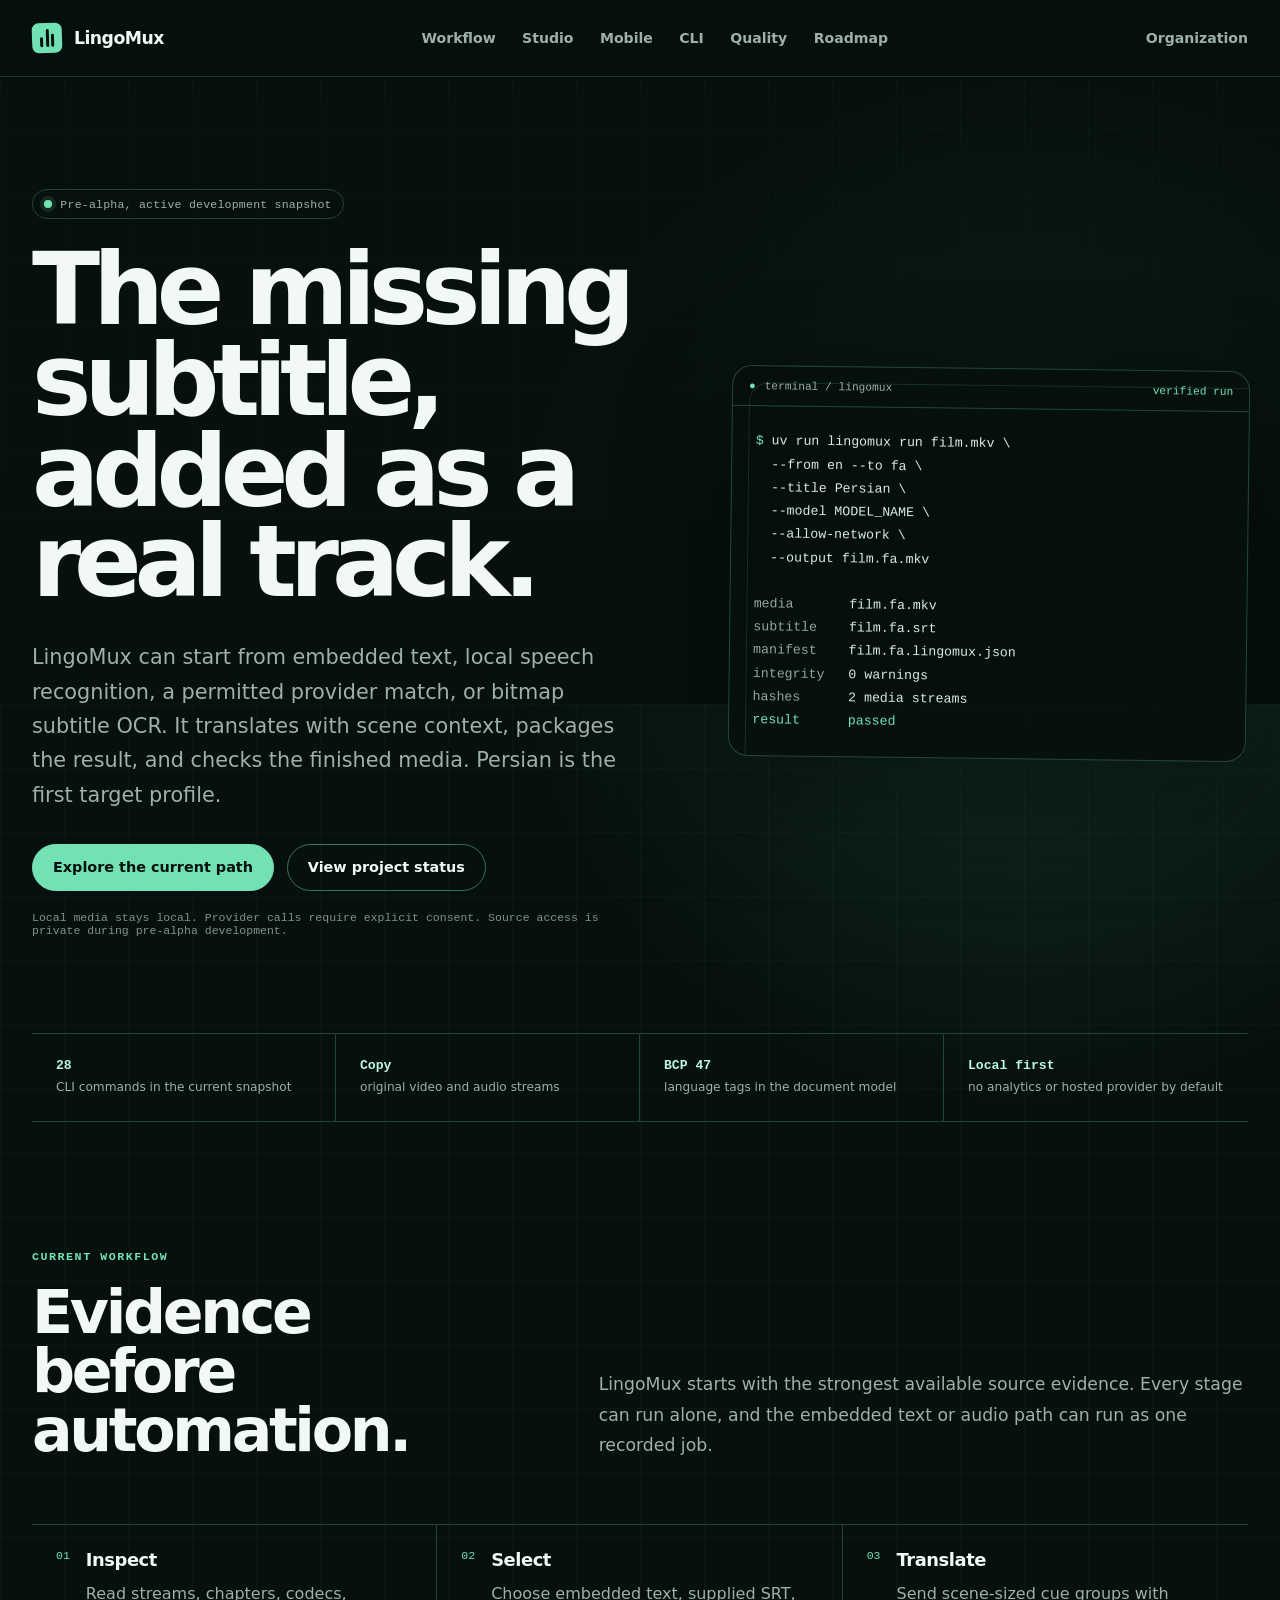
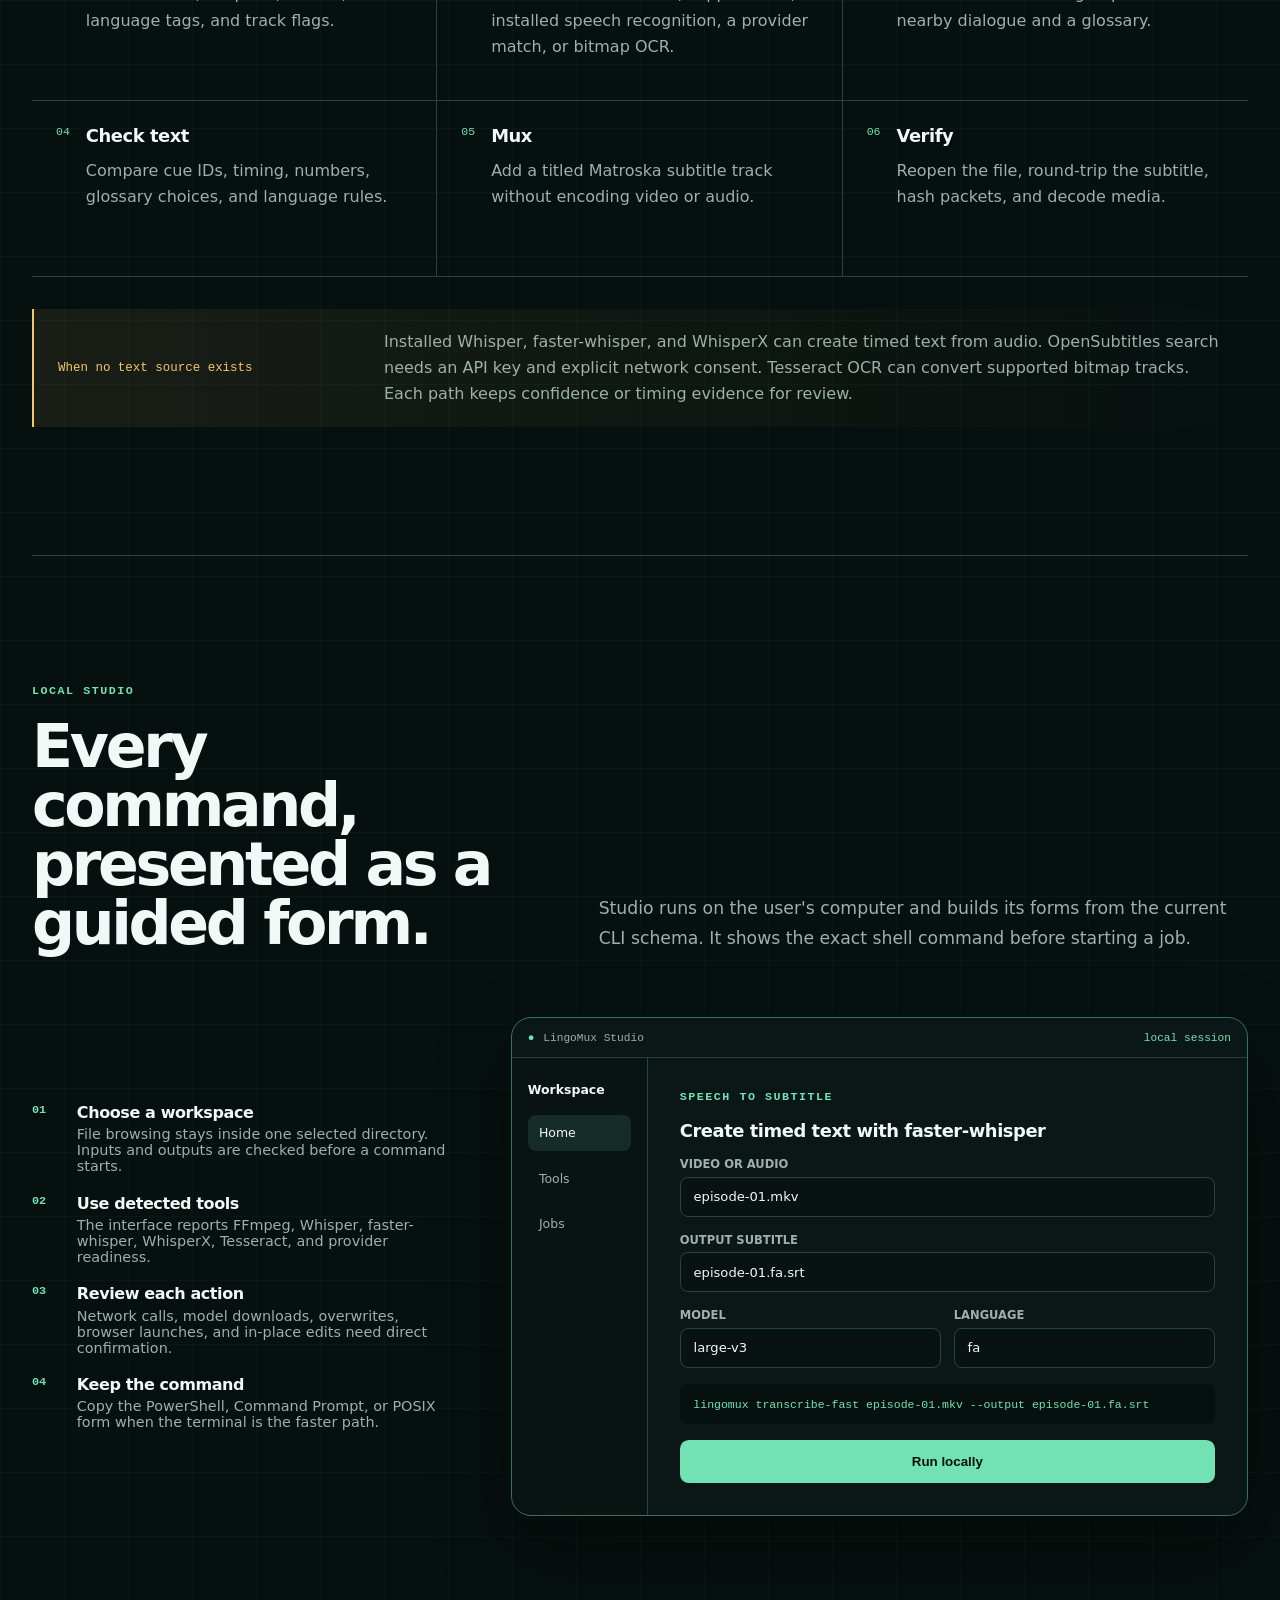
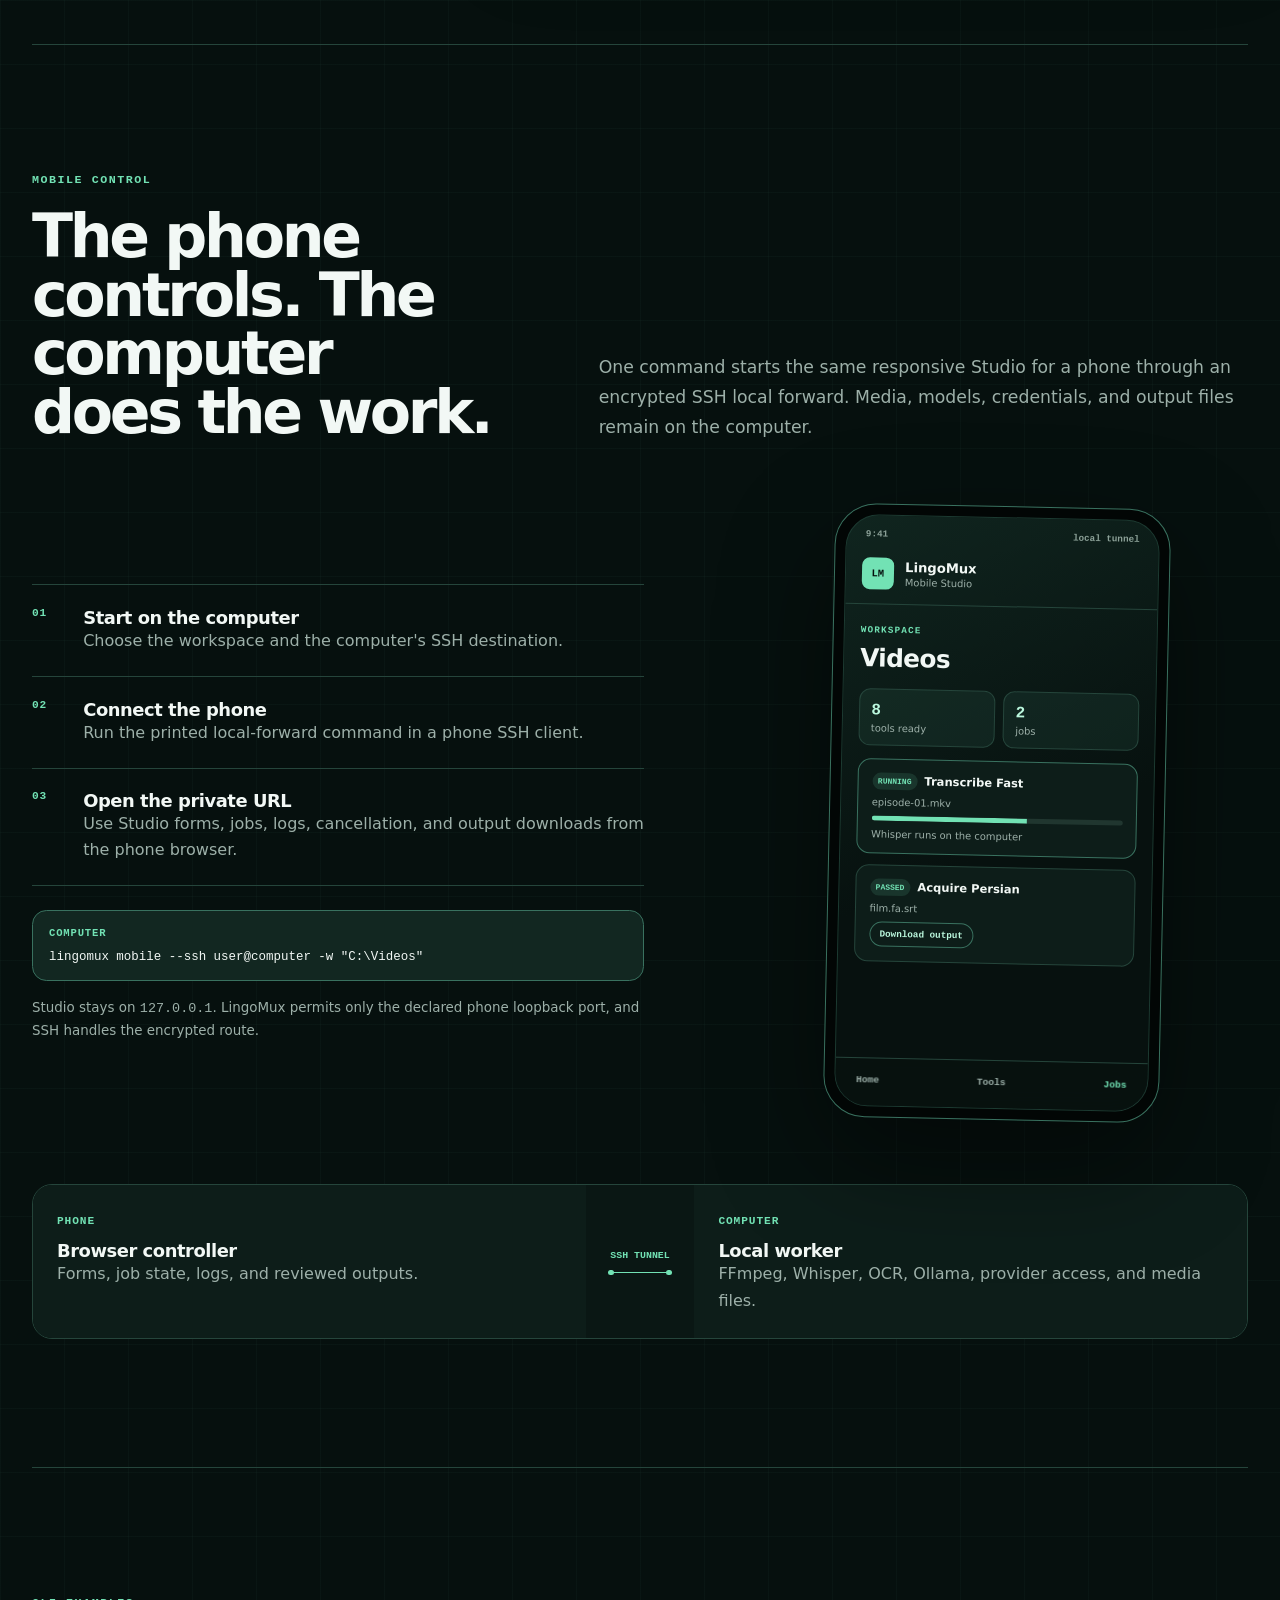
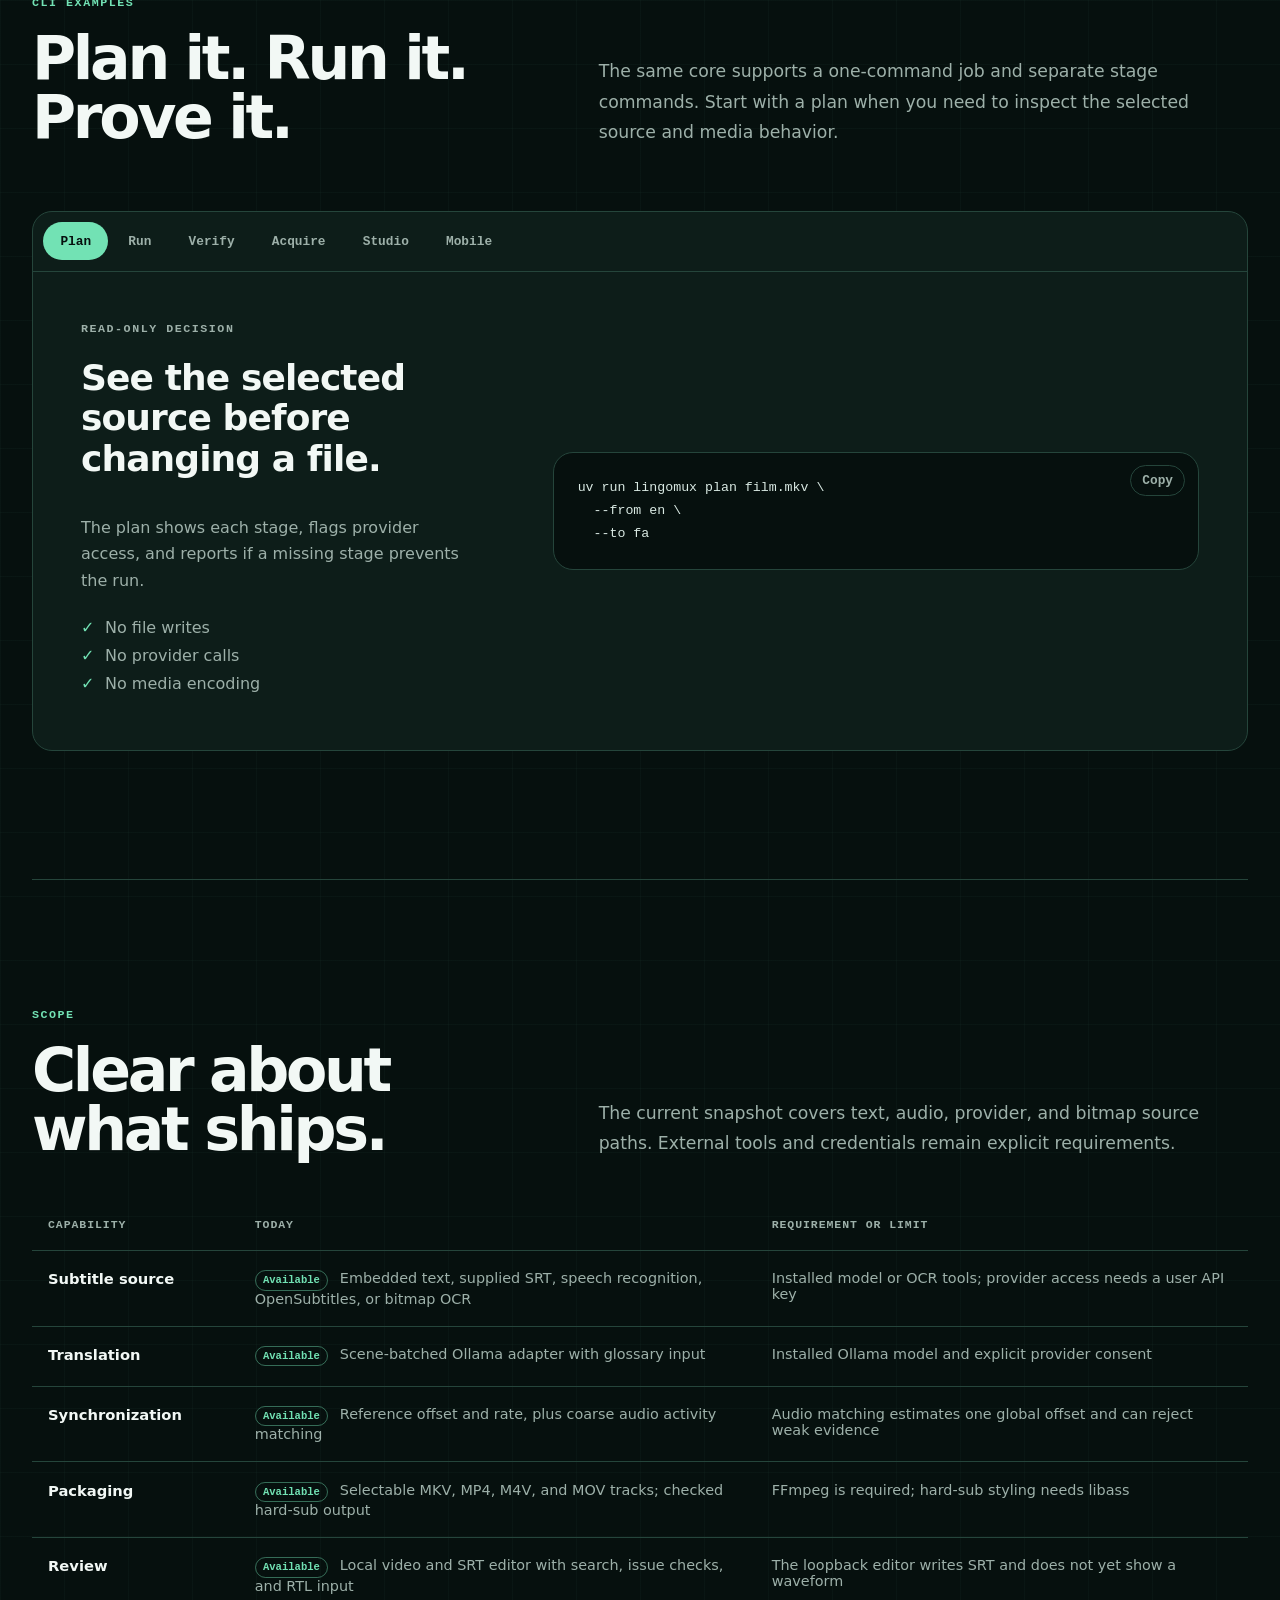
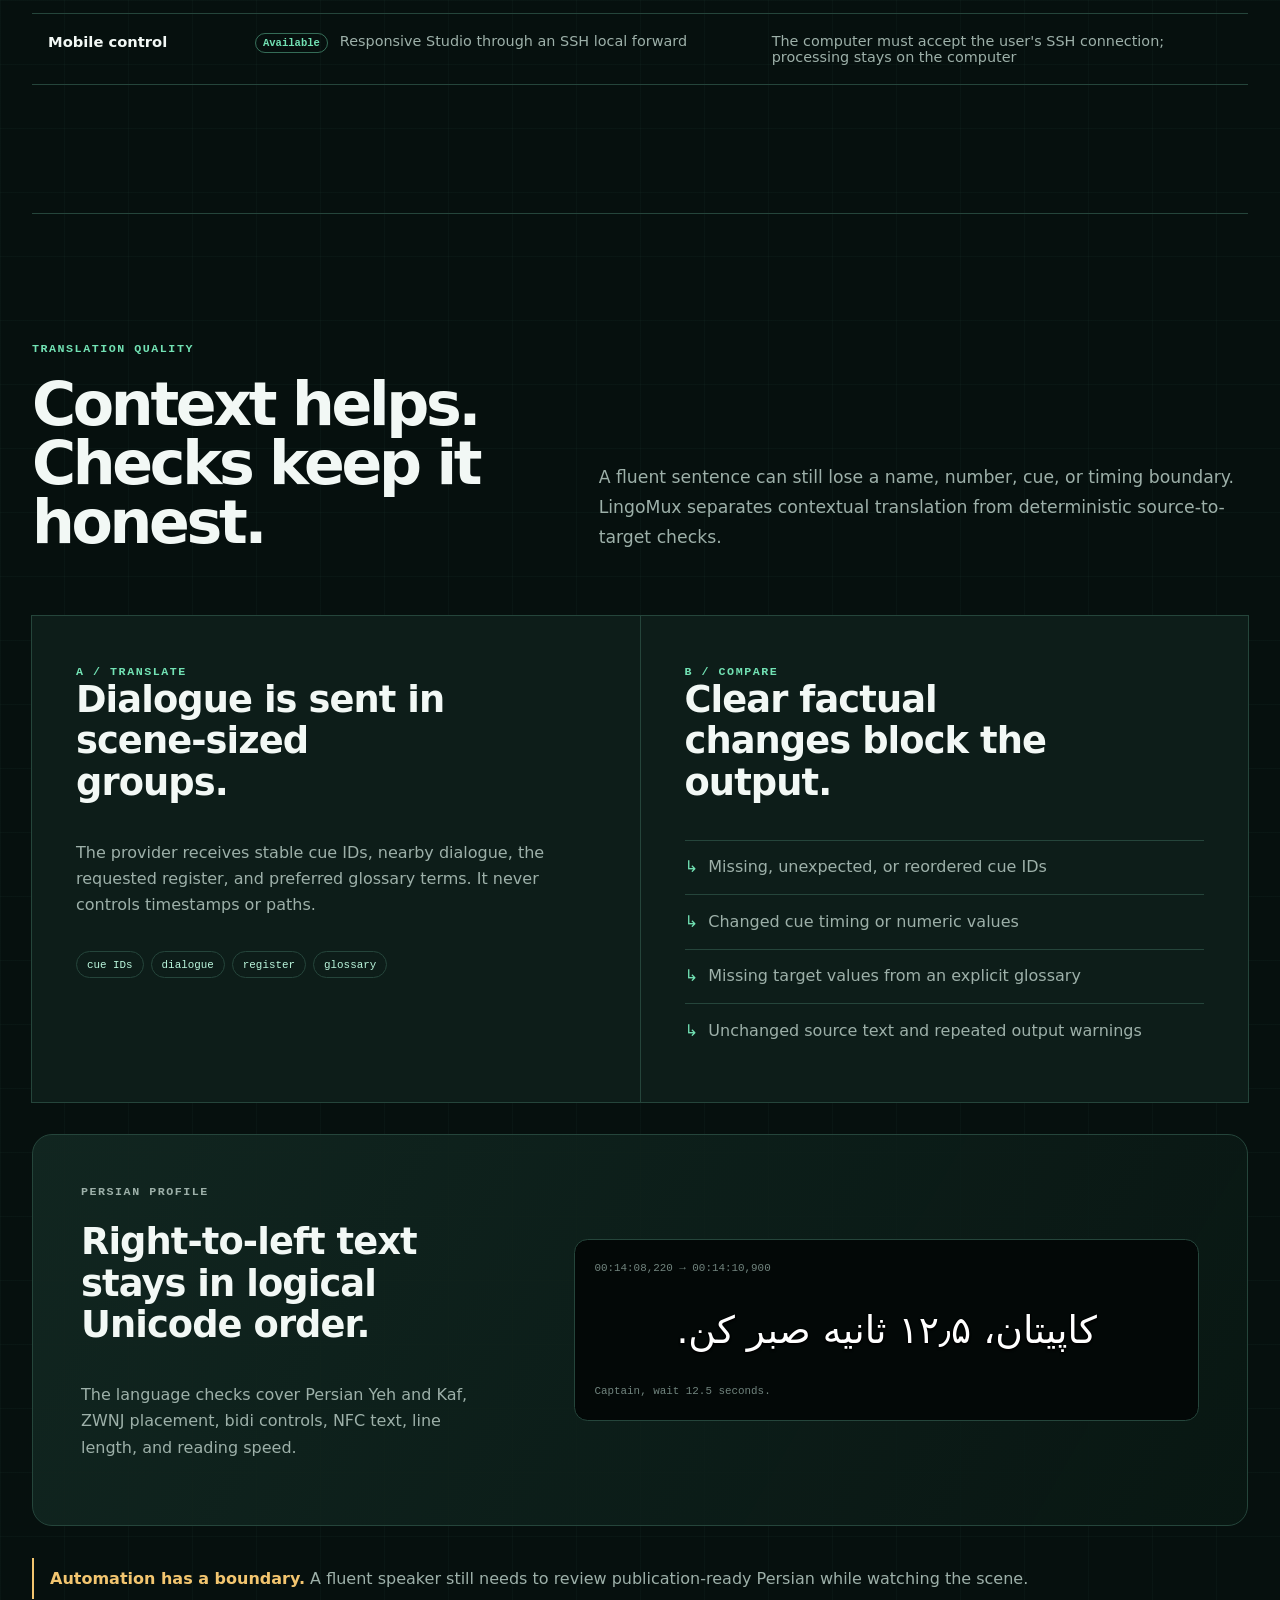
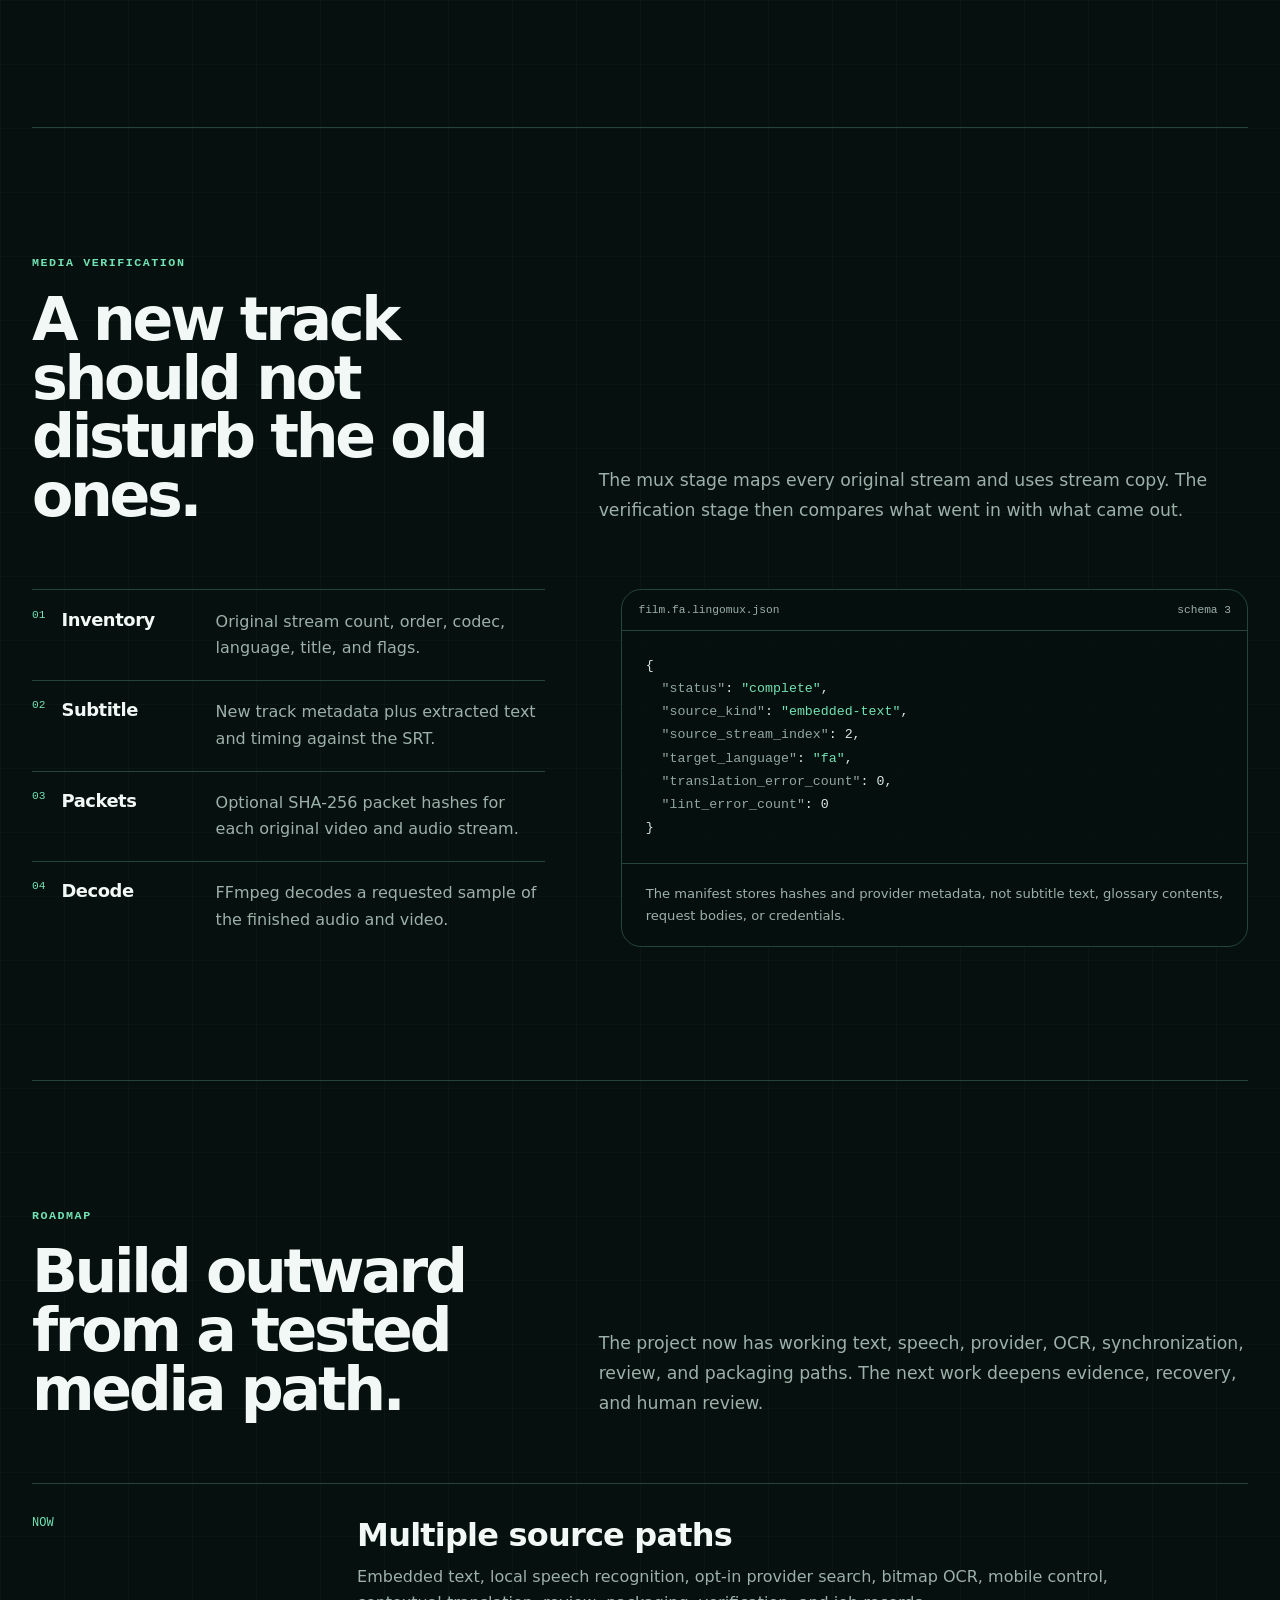
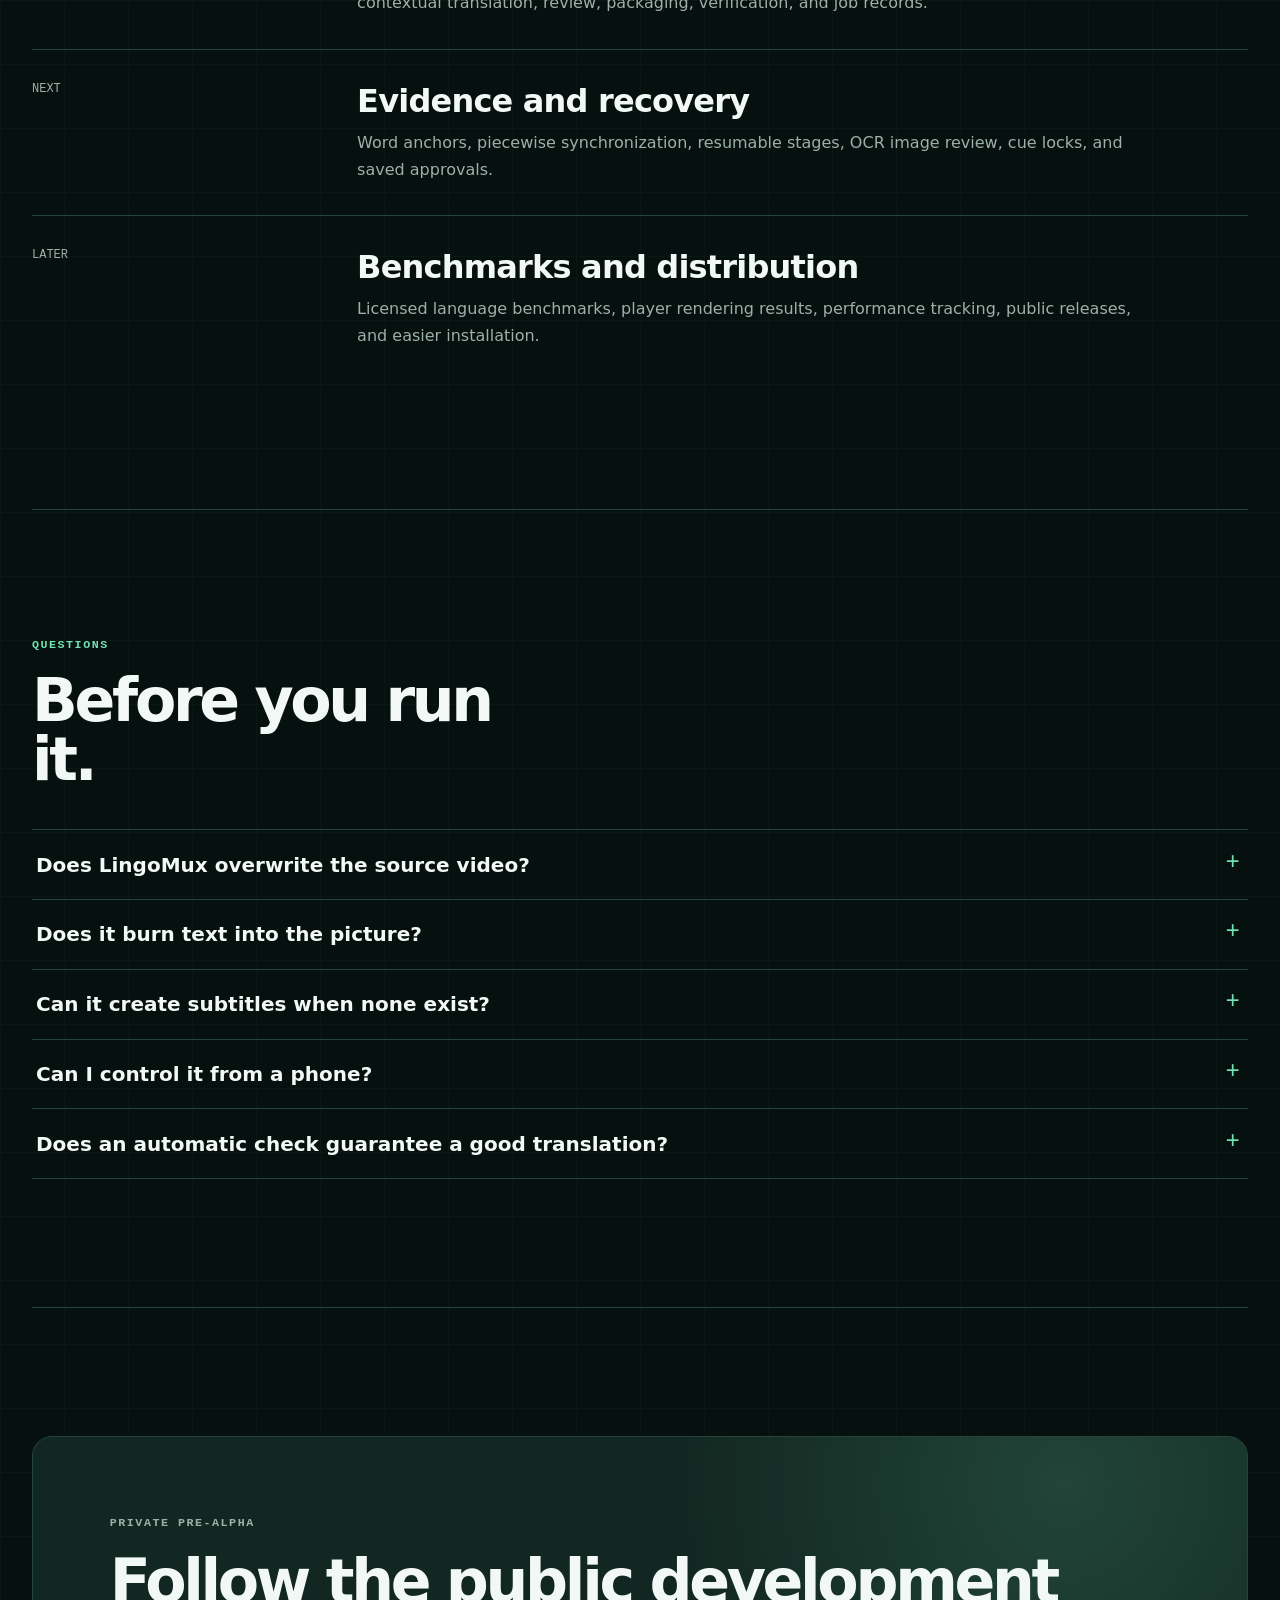
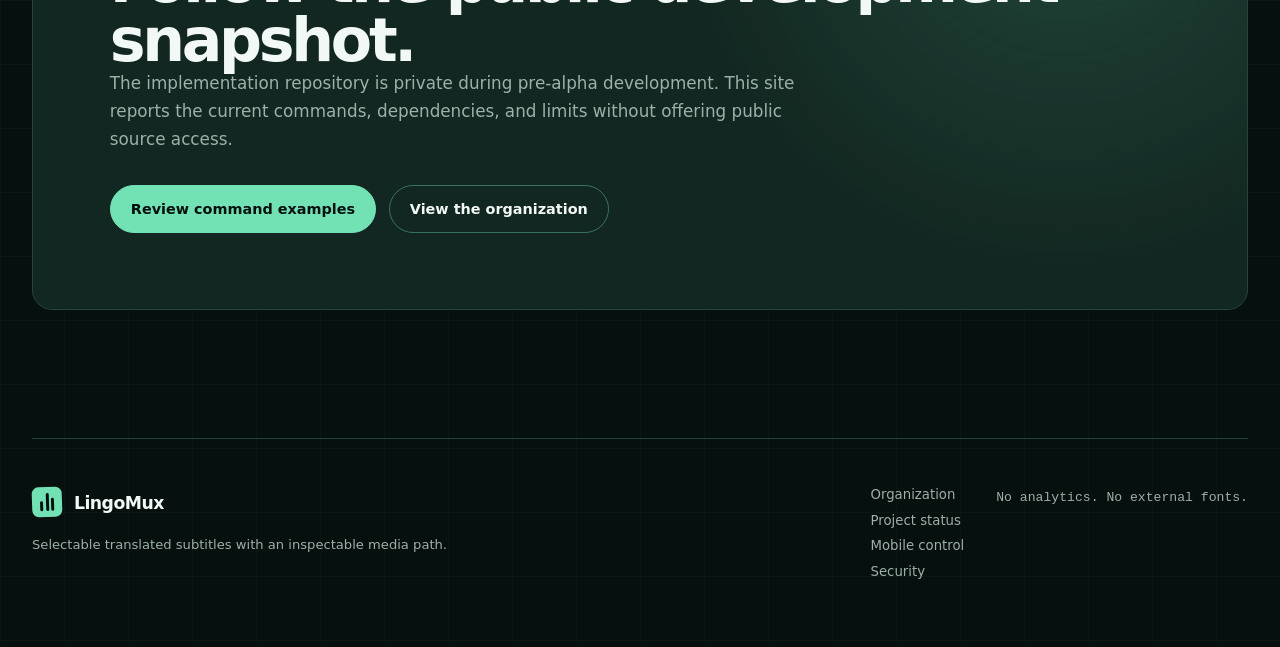
<file: index.html>
<!doctype html>
<html lang="en">
  <head>
    <meta charset="utf-8">
    <meta name="viewport" content="width=device-width, initial-scale=1">
    <meta name="theme-color" content="#07110f">
    <meta name="description" content="Find, create, translate, sync, review, and package the subtitle track a video is missing.">
    <meta property="og:type" content="website">
    <meta property="og:title" content="LingoMux | Selectable translated subtitles">
    <meta property="og:description" content="Build the subtitle track your video is missing, with inspectable translation and media checks.">
    <meta property="og:url" content="https://lingomux.github.io/">
    <meta property="og:image" content="https://lingomux.github.io/assets/lingomux-social.png">
    <meta property="og:image:alt" content="LingoMux, selectable translated subtitles">
    <meta property="og:image:width" content="1730">
    <meta property="og:image:height" content="909">
    <meta name="twitter:card" content="summary_large_image">
    <title>LingoMux | Selectable translated subtitles</title>
    <link rel="canonical" href="https://lingomux.github.io/">
    <link rel="stylesheet" href="/assets/styles.css">
    <script src="/assets/site.js" defer></script>
  </head>
  <body>
    <a class="skip-link" href="#main">Skip to content</a>

    <header class="site-header">
      <div class="header-inner">
        <a class="brand" href="/" aria-label="LingoMux home">
          <span class="brand-mark" aria-hidden="true"><i></i><i></i><i></i></span>
          <span>LingoMux</span>
        </a>
        <button class="nav-toggle" type="button" aria-expanded="false" aria-controls="primary-navigation">Menu</button>
        <nav class="site-nav" id="primary-navigation" aria-label="Primary navigation">
          <a href="#workflow">Workflow</a>
          <a href="#studio">Studio</a>
          <a href="#mobile">Mobile</a>
          <a href="#cli">CLI</a>
          <a href="#quality">Quality</a>
          <a href="#roadmap">Roadmap</a>
          <a class="nav-org-link" href="https://github.com/lingomux">Organization</a>
        </nav>
        <a class="header-link" href="https://github.com/lingomux">Organization</a>
      </div>
    </header>

    <main id="main">
      <section class="hero" aria-labelledby="hero-title">
        <div class="hero-copy">
          <div class="status-chip"><span></span> Pre-alpha, active development snapshot</div>
          <h1 id="hero-title">The missing subtitle, added as a real track.</h1>
          <p class="hero-lede">LingoMux can start from embedded text, local speech recognition, a permitted provider match, or bitmap subtitle OCR. It translates with scene context, packages the result, and checks the finished media. Persian is the first target profile.</p>
          <div class="actions">
            <a class="button button-primary" href="#quick-start">Explore the current path</a>
            <a class="button button-secondary" href="#roadmap">View project status</a>
          </div>
          <p class="hero-note">Local media stays local. Provider calls require explicit consent. Source access is private during pre-alpha development.</p>
        </div>

        <div class="hero-demo" aria-label="LingoMux command result">
          <div class="window-bar">
            <span class="window-title">terminal / lingomux</span>
            <span class="window-state">verified run</span>
          </div>
          <pre><code><span class="prompt">$</span> uv run lingomux run film.mkv \
  --from en --to fa \
  --title Persian \
  --model MODEL_NAME \
  --allow-network \
  --output film.fa.mkv

<span class="key">media</span>       film.fa.mkv
<span class="key">subtitle</span>    film.fa.srt
<span class="key">manifest</span>    film.fa.lingomux.json
<span class="key">integrity</span>   0 warnings
<span class="key">hashes</span>      2 media streams
<span class="pass">result      passed</span></code></pre>
        </div>
      </section>

      <section class="proof-strip" aria-label="Current project facts">
        <div><strong>28</strong><span>CLI commands in the current snapshot</span></div>
        <div><strong>Copy</strong><span>original video and audio streams</span></div>
        <div><strong>BCP 47</strong><span>language tags in the document model</span></div>
        <div><strong>Local first</strong><span>no analytics or hosted provider by default</span></div>
      </section>

      <section class="section" id="workflow" aria-labelledby="workflow-title">
        <div class="section-heading">
          <div>
            <p class="eyebrow">Current workflow</p>
            <h2 id="workflow-title">Evidence before automation.</h2>
          </div>
          <p>LingoMux starts with the strongest available source evidence. Every stage can run alone, and the embedded text or audio path can run as one recorded job.</p>
        </div>

        <div class="flow" aria-label="Embedded text subtitle workflow">
          <article>
            <span>01</span>
            <div><h3>Inspect</h3><p>Read streams, chapters, codecs, language tags, and track flags.</p></div>
          </article>
          <article>
            <span>02</span>
            <div><h3>Select</h3><p>Choose embedded text, supplied SRT, installed speech recognition, a provider match, or bitmap OCR.</p></div>
          </article>
          <article>
            <span>03</span>
            <div><h3>Translate</h3><p>Send scene-sized cue groups with nearby dialogue and a glossary.</p></div>
          </article>
          <article>
            <span>04</span>
            <div><h3>Check text</h3><p>Compare cue IDs, timing, numbers, glossary choices, and language rules.</p></div>
          </article>
          <article>
            <span>05</span>
            <div><h3>Mux</h3><p>Add a titled Matroska subtitle track without encoding video or audio.</p></div>
          </article>
          <article>
            <span>06</span>
            <div><h3>Verify</h3><p>Reopen the file, round-trip the subtitle, hash packets, and decode media.</p></div>
          </article>
        </div>

        <div class="planned-branch">
          <span>When no text source exists</span>
          <p>Installed Whisper, faster-whisper, and WhisperX can create timed text from audio. OpenSubtitles search needs an API key and explicit network consent. Tesseract OCR can convert supported bitmap tracks. Each path keeps confidence or timing evidence for review.</p>
        </div>
      </section>

      <section class="section studio-section" id="studio" aria-labelledby="studio-title">
        <div class="section-heading">
          <div>
            <p class="eyebrow">Local Studio</p>
            <h2 id="studio-title">Every command, presented as a guided form.</h2>
          </div>
          <p>Studio runs on the user's computer and builds its forms from the current CLI schema. It shows the exact shell command before starting a job.</p>
        </div>

        <div class="studio-layout">
          <div class="studio-copy">
            <article><span>01</span><div><h3>Choose a workspace</h3><p>File browsing stays inside one selected directory. Inputs and outputs are checked before a command starts.</p></div></article>
            <article><span>02</span><div><h3>Use detected tools</h3><p>The interface reports FFmpeg, Whisper, faster-whisper, WhisperX, Tesseract, and provider readiness.</p></div></article>
            <article><span>03</span><div><h3>Review each action</h3><p>Network calls, model downloads, overwrites, browser launches, and in-place edits need direct confirmation.</p></div></article>
            <article><span>04</span><div><h3>Keep the command</h3><p>Copy the PowerShell, Command Prompt, or POSIX form when the terminal is the faster path.</p></div></article>
          </div>

          <div class="studio-window" aria-label="Example LingoMux Studio transcription form">
            <div class="window-bar"><span class="window-title">LingoMux Studio</span><span class="window-state">local session</span></div>
            <div class="studio-window-body">
              <div class="studio-sidebar" aria-hidden="true">
                <strong>Workspace</strong><span class="active">Home</span><span>Tools</span><span>Jobs</span>
              </div>
              <div class="studio-form">
                <p class="eyebrow">Speech to subtitle</p>
                <h3>Create timed text with faster-whisper</h3>
                <label>Video or audio <span>episode-01.mkv</span></label>
                <label>Output subtitle <span>episode-01.fa.srt</span></label>
                <div class="studio-form-row">
                  <label>Model <span>large-v3</span></label>
                  <label>Language <span>fa</span></label>
                </div>
                <pre><code>lingomux transcribe-fast episode-01.mkv --output episode-01.fa.srt</code></pre>
                <button type="button" tabindex="-1">Run locally</button>
              </div>
            </div>
          </div>
        </div>
      </section>

      <section class="section mobile-section" id="mobile" aria-labelledby="mobile-title">
        <div class="section-heading">
          <div>
            <p class="eyebrow">Mobile control</p>
            <h2 id="mobile-title">The phone controls. The computer does the work.</h2>
          </div>
          <p>One command starts the same responsive Studio for a phone through an encrypted SSH local forward. Media, models, credentials, and output files remain on the computer.</p>
        </div>

        <div class="mobile-layout">
          <div class="mobile-copy">
            <ol class="mobile-steps">
              <li><span>01</span><div><h3>Start on the computer</h3><p>Choose the workspace and the computer's SSH destination.</p></div></li>
              <li><span>02</span><div><h3>Connect the phone</h3><p>Run the printed local-forward command in a phone SSH client.</p></div></li>
              <li><span>03</span><div><h3>Open the private URL</h3><p>Use Studio forms, jobs, logs, cancellation, and output downloads from the phone browser.</p></div></li>
            </ol>
            <div class="mobile-command">
              <span>computer</span>
              <code>lingomux mobile --ssh user@computer -w "C:\Videos"</code>
            </div>
            <p class="mobile-note">Studio stays on <code>127.0.0.1</code>. LingoMux permits only the declared phone loopback port, and SSH handles the encrypted route.</p>
          </div>

          <div class="phone-frame" aria-label="LingoMux Studio phone view">
            <div class="phone-screen">
              <div class="phone-status"><span>9:41</span><span>local tunnel</span></div>
              <div class="phone-topbar"><span class="phone-mark">LM</span><div><strong>LingoMux</strong><small>Mobile Studio</small></div></div>
              <div class="phone-body">
                <p class="eyebrow">Workspace</p>
                <h3>Videos</h3>
                <div class="phone-metrics"><span><strong>8</strong> tools ready</span><span><strong>2</strong> jobs</span></div>
                <article class="phone-job"><div><span class="phone-job-state">running</span><strong>Transcribe Fast</strong></div><p>episode-01.mkv</p><div class="phone-progress"><i></i></div><small>Whisper runs on the computer</small></article>
                <article class="phone-job phone-job-done"><div><span class="phone-job-state">passed</span><strong>Acquire Persian</strong></div><p>film.fa.srt</p><button type="button" tabindex="-1">Download output</button></article>
              </div>
              <nav class="phone-nav" aria-label="Example mobile Studio navigation"><span>Home</span><span>Tools</span><span>Jobs</span></nav>
            </div>
          </div>
        </div>

        <div class="mobile-boundary" aria-label="Mobile processing boundary">
          <article><span>Phone</span><h3>Browser controller</h3><p>Forms, job state, logs, and reviewed outputs.</p></article>
          <div class="mobile-route"><span>SSH tunnel</span><i></i></div>
          <article><span>Computer</span><h3>Local worker</h3><p>FFmpeg, Whisper, OCR, Ollama, provider access, and media files.</p></article>
        </div>
      </section>

      <section class="section command-section" id="cli" aria-labelledby="cli-title">
        <div class="section-heading">
          <div>
            <p class="eyebrow">CLI examples</p>
            <h2 id="cli-title">Plan it. Run it. Prove it.</h2>
          </div>
          <p>The same core supports a one-command job and separate stage commands. Start with a plan when you need to inspect the selected source and media behavior.</p>
        </div>

        <div class="command-workbench" id="quick-start">
          <div class="command-tabs" role="tablist" aria-label="Command examples">
            <button type="button" role="tab" aria-selected="true" aria-controls="panel-plan" id="tab-plan" data-command-tab="plan">Plan</button>
            <button type="button" role="tab" aria-selected="false" aria-controls="panel-run" id="tab-run" data-command-tab="run">Run</button>
            <button type="button" role="tab" aria-selected="false" aria-controls="panel-verify" id="tab-verify" data-command-tab="verify">Verify</button>
            <button type="button" role="tab" aria-selected="false" aria-controls="panel-acquire" id="tab-acquire" data-command-tab="acquire">Acquire</button>
            <button type="button" role="tab" aria-selected="false" aria-controls="panel-studio" id="tab-studio" data-command-tab="studio">Studio</button>
            <button type="button" role="tab" aria-selected="false" aria-controls="panel-mobile" id="tab-mobile" data-command-tab="mobile">Mobile</button>
          </div>

          <section class="command-panel is-active" id="panel-plan" role="tabpanel" aria-labelledby="tab-plan" data-command-panel="plan">
            <div class="command-copy">
              <p class="eyebrow">Read-only decision</p>
              <h3>See the selected source before changing a file.</h3>
              <p>The plan shows each stage, flags provider access, and reports if a missing stage prevents the run.</p>
              <ul class="check-list">
                <li>No file writes</li>
                <li>No provider calls</li>
                <li>No media encoding</li>
              </ul>
            </div>
            <div class="code-shell">
              <button class="copy-button" type="button" data-copy-target="code-plan">Copy</button>
              <pre id="code-plan"><code>uv run lingomux plan film.mkv \
  --from en \
  --to fa</code></pre>
            </div>
          </section>

          <section class="command-panel" id="panel-run" role="tabpanel" aria-labelledby="tab-run" data-command-panel="run">
            <div class="command-copy">
              <p class="eyebrow">Recorded pipeline</p>
              <h3>Create the selectable track and its audit record.</h3>
              <p>The command writes a new MKV, an editable SRT sidecar, and a versioned JSON manifest.</p>
              <ul class="check-list">
                <li>Scene context and glossary</li>
                <li>Temporary sibling outputs</li>
                <li>Verification before final move</li>
              </ul>
            </div>
            <div class="code-shell">
              <button class="copy-button" type="button" data-copy-target="code-run">Copy</button>
              <pre id="code-run"><code>uv run lingomux run film.mkv \
  --from en --to fa \
  --title Persian \
  --model MODEL_NAME \
  --glossary glossary.json \
  --allow-network \
  --output film.fa.mkv</code></pre>
            </div>
          </section>

          <section class="command-panel" id="panel-verify" role="tabpanel" aria-labelledby="tab-verify" data-command-panel="verify">
            <div class="command-copy">
              <p class="eyebrow">Independent proof</p>
              <h3>Check a finished container again.</h3>
              <p>Verification can compare the translated sidecar, packet hashes for original media, and a decoded sample.</p>
              <ul class="check-list">
                <li>Stream and chapter inventory</li>
                <li>Track language and title</li>
                <li>Subtitle round trip</li>
              </ul>
            </div>
            <div class="code-shell">
              <button class="copy-button" type="button" data-copy-target="code-verify">Copy</button>
              <pre id="code-verify"><code>uv run lingomux verify \
  film.mkv film.fa.mkv \
  --language fa \
  --title Persian \
  --subtitle film.fa.srt \
  --hash-media</code></pre>
            </div>
          </section>

          <section class="command-panel" id="panel-acquire" role="tabpanel" aria-labelledby="tab-acquire" data-command-panel="acquire">
            <div class="command-copy">
              <p class="eyebrow">Checked download</p>
              <h3>Find the best permitted match and publish a sidecar.</h3>
              <p>The local file hash is tried before a title fallback. Timed text and ZIP members are checked before atomic publication.</p>
              <ul class="check-list">
                <li>Ties require a candidate ID</li>
                <li>Ambiguous ZIPs list member choices</li>
                <li>Optional speech-activity sync</li>
              </ul>
            </div>
            <div class="code-shell">
              <button class="copy-button" type="button" data-copy-target="code-acquire">Copy</button>
              <pre id="code-acquire"><code>lingomux acquire film.mkv \
  -l fa \
  --sync-audio \
  --allow-network</code></pre>
            </div>
          </section>

          <section class="command-panel" id="panel-studio" role="tabpanel" aria-labelledby="tab-studio" data-command-panel="studio">
            <div class="command-copy">
              <p class="eyebrow">Local interface</p>
              <h3>Open the same command surface in a browser.</h3>
              <p>Choose a workspace once, inspect detected tools, then use guided forms for transcription, translation, styling, muxing, and verification.</p>
              <ul class="check-list">
                <li>Loopback address only</li>
                <li>Workspace-bounded file access</li>
                <li>Copyable shell commands</li>
              </ul>
            </div>
            <div class="code-shell">
              <button class="copy-button" type="button" data-copy-target="code-studio">Copy</button>
              <pre id="code-studio"><code>lingomux ui --workspace "C:\Videos"</code></pre>
            </div>
          </section>

          <section class="command-panel" id="panel-mobile" role="tabpanel" aria-labelledby="tab-mobile" data-command-panel="mobile">
            <div class="command-copy">
              <p class="eyebrow">Phone controller</p>
              <h3>Keep the worker local and carry the interface.</h3>
              <p>The command prints the exact phone URL and SSH forward. It does not open a LAN listener or upload the media.</p>
              <ul class="check-list">
                <li>Encrypted local forward</li>
                <li>Token-guarded Studio session</li>
                <li>Same workspace and consent checks</li>
              </ul>
            </div>
            <div class="code-shell">
              <button class="copy-button" type="button" data-copy-target="code-mobile">Copy</button>
              <pre id="code-mobile"><code>lingomux mobile \
  --ssh user@computer \
  --workspace "C:\Videos"</code></pre>
            </div>
          </section>
        </div>
      </section>

      <section class="section" aria-labelledby="shipping-title">
        <div class="section-heading compact-heading">
          <div>
            <p class="eyebrow">Scope</p>
            <h2 id="shipping-title">Clear about what ships.</h2>
          </div>
          <p>The current snapshot covers text, audio, provider, and bitmap source paths. External tools and credentials remain explicit requirements.</p>
        </div>

        <div class="scope-table-wrap">
          <table class="scope-table">
            <thead><tr><th>Capability</th><th>Today</th><th>Requirement or limit</th></tr></thead>
            <tbody>
              <tr><th>Subtitle source</th><td><span class="scope-state available">Available</span> Embedded text, supplied SRT, speech recognition, OpenSubtitles, or bitmap OCR</td><td>Installed model or OCR tools; provider access needs a user API key</td></tr>
              <tr><th>Translation</th><td><span class="scope-state available">Available</span> Scene-batched Ollama adapter with glossary input</td><td>Installed Ollama model and explicit provider consent</td></tr>
              <tr><th>Synchronization</th><td><span class="scope-state available">Available</span> Reference offset and rate, plus coarse audio activity matching</td><td>Audio matching estimates one global offset and can reject weak evidence</td></tr>
              <tr><th>Packaging</th><td><span class="scope-state available">Available</span> Selectable MKV, MP4, M4V, and MOV tracks; checked hard-sub output</td><td>FFmpeg is required; hard-sub styling needs libass</td></tr>
              <tr><th>Review</th><td><span class="scope-state available">Available</span> Local video and SRT editor with search, issue checks, and RTL input</td><td>The loopback editor writes SRT and does not yet show a waveform</td></tr>
              <tr><th>Mobile control</th><td><span class="scope-state available">Available</span> Responsive Studio through an SSH local forward</td><td>The computer must accept the user's SSH connection; processing stays on the computer</td></tr>
            </tbody>
          </table>
        </div>
      </section>

      <section class="section" id="quality" aria-labelledby="quality-title">
        <div class="section-heading">
          <div>
            <p class="eyebrow">Translation quality</p>
            <h2 id="quality-title">Context helps. Checks keep it honest.</h2>
          </div>
          <p>A fluent sentence can still lose a name, number, cue, or timing boundary. LingoMux separates contextual translation from deterministic source-to-target checks.</p>
        </div>

        <div class="quality-layout">
          <article class="quality-story">
            <span class="quality-index">A / translate</span>
            <h3>Dialogue is sent in scene-sized groups.</h3>
            <p>The provider receives stable cue IDs, nearby dialogue, the requested register, and preferred glossary terms. It never controls timestamps or paths.</p>
            <div class="context-row" aria-label="Translation context fields">
              <span>cue IDs</span><span>dialogue</span><span>register</span><span>glossary</span>
            </div>
          </article>
          <article class="quality-story quality-checks">
            <span class="quality-index">B / compare</span>
            <h3>Clear factual changes block the output.</h3>
            <ul>
              <li>Missing, unexpected, or reordered cue IDs</li>
              <li>Changed cue timing or numeric values</li>
              <li>Missing target values from an explicit glossary</li>
              <li>Unchanged source text and repeated output warnings</li>
            </ul>
          </article>
        </div>

        <div class="persian-example">
          <div>
            <p class="eyebrow">Persian profile</p>
            <h3>Right-to-left text stays in logical Unicode order.</h3>
            <p>The language checks cover Persian Yeh and Kaf, ZWNJ placement, bidi controls, NFC text, line length, and reading speed.</p>
          </div>
          <div class="subtitle-frame">
            <span>00:14:08,220 → 00:14:10,900</span>
            <p lang="fa" dir="rtl">کاپیتان، ۱۲٫۵ ثانیه صبر کن.</p>
            <small>Captain, wait 12.5 seconds.</small>
          </div>
        </div>

        <p class="human-note"><strong>Automation has a boundary.</strong> A fluent speaker still needs to review publication-ready Persian while watching the scene.</p>
      </section>

      <section class="section verification-section" aria-labelledby="verification-title">
        <div class="section-heading">
          <div>
            <p class="eyebrow">Media verification</p>
            <h2 id="verification-title">A new track should not disturb the old ones.</h2>
          </div>
          <p>The mux stage maps every original stream and uses stream copy. The verification stage then compares what went in with what came out.</p>
        </div>

        <div class="verification-grid">
          <div class="verification-list">
            <article><span>01</span><h3>Inventory</h3><p>Original stream count, order, codec, language, title, and flags.</p></article>
            <article><span>02</span><h3>Subtitle</h3><p>New track metadata plus extracted text and timing against the SRT.</p></article>
            <article><span>03</span><h3>Packets</h3><p>Optional SHA-256 packet hashes for each original video and audio stream.</p></article>
            <article><span>04</span><h3>Decode</h3><p>FFmpeg decodes a requested sample of the finished audio and video.</p></article>
          </div>
          <div class="manifest-card">
            <div class="window-bar"><span>film.fa.lingomux.json</span><span>schema 3</span></div>
            <pre><code>{
  <span class="json-key">"status"</span>: <span class="json-string">"complete"</span>,
  <span class="json-key">"source_kind"</span>: <span class="json-string">"embedded-text"</span>,
  <span class="json-key">"source_stream_index"</span>: 2,
  <span class="json-key">"target_language"</span>: <span class="json-string">"fa"</span>,
  <span class="json-key">"translation_error_count"</span>: 0,
  <span class="json-key">"lint_error_count"</span>: 0
}</code></pre>
            <p>The manifest stores hashes and provider metadata, not subtitle text, glossary contents, request bodies, or credentials.</p>
          </div>
        </div>
      </section>

      <section class="section" id="roadmap" aria-labelledby="roadmap-title">
        <div class="section-heading">
          <div>
            <p class="eyebrow">Roadmap</p>
            <h2 id="roadmap-title">Build outward from a tested media path.</h2>
          </div>
          <p>The project now has working text, speech, provider, OCR, synchronization, review, and packaging paths. The next work deepens evidence, recovery, and human review.</p>
        </div>

        <ol class="roadmap-list">
          <li class="current"><span>Now</span><div><h3>Multiple source paths</h3><p>Embedded text, local speech recognition, opt-in provider search, bitmap OCR, mobile control, contextual translation, review, packaging, verification, and job records.</p></div></li>
          <li><span>Next</span><div><h3>Evidence and recovery</h3><p>Word anchors, piecewise synchronization, resumable stages, OCR image review, cue locks, and saved approvals.</p></div></li>
          <li><span>Later</span><div><h3>Benchmarks and distribution</h3><p>Licensed language benchmarks, player rendering results, performance tracking, public releases, and easier installation.</p></div></li>
        </ol>
      </section>

      <section class="section faq-section" aria-labelledby="faq-title">
        <div class="section-heading compact-heading">
          <div>
            <p class="eyebrow">Questions</p>
            <h2 id="faq-title">Before you run it.</h2>
          </div>
        </div>
        <div class="faq-list">
          <details><summary>Does LingoMux overwrite the source video?</summary><p>No. The source path cannot be the output path. New media is written to a temporary sibling, verified, then moved to the requested destination.</p></details>
          <details><summary>Does it burn text into the picture?</summary><p>It can. The <code>burn</code> command creates checked H.264 or H.265 hard-sub output. The <code>mux</code> command instead adds a selectable track and keeps the original video and audio streams under stream copy.</p></details>
          <details><summary>Can it create subtitles when none exist?</summary><p>Yes, through installed Whisper, faster-whisper, or WhisperX. Supported bitmap subtitle tracks can also be converted with Tesseract. These paths still need human review.</p></details>
          <details><summary>Can I control it from a phone?</summary><p>Yes. The <code>mobile</code> command prints an SSH local-forward command and a private phone URL. The phone controls the responsive Studio while the computer keeps the media and runs every local tool.</p></details>
          <details><summary>Does an automatic check guarantee a good translation?</summary><p>No. It can catch structural and factual problems, but dialogue choices, humor, register, and cultural adaptation still need a fluent reviewer.</p></details>
        </div>
      </section>

      <section class="section cta-section" aria-labelledby="cta-title">
        <div class="cta-panel">
          <p class="eyebrow">Private pre-alpha</p>
          <h2 id="cta-title">Follow the public development snapshot.</h2>
          <p>The implementation repository is private during pre-alpha development. This site reports the current commands, dependencies, and limits without offering public source access.</p>
          <div class="actions">
            <a class="button button-primary" href="#cli">Review command examples</a>
            <a class="button button-secondary" href="https://github.com/lingomux">View the organization</a>
          </div>
        </div>
      </section>
    </main>

    <footer class="site-footer">
      <div>
        <a class="brand footer-brand" href="/" aria-label="LingoMux home">
          <span class="brand-mark" aria-hidden="true"><i></i><i></i><i></i></span>
          <span>LingoMux</span>
        </a>
        <p>Selectable translated subtitles with an inspectable media path.</p>
      </div>
      <div class="footer-links">
        <a href="https://github.com/lingomux">Organization</a>
        <a href="#roadmap">Project status</a>
        <a href="#mobile">Mobile control</a>
        <a href="https://github.com/lingomux/.github/blob/main/SECURITY.md">Security</a>
      </div>
      <p class="footer-meta">No analytics. No external fonts.</p>
    </footer>
  </body>
</html>
</file>
<file: assets/styles.css>
:root {
  color-scheme: dark;
  --canvas: #06100e;
  --canvas-soft: #0a1714;
  --panel: #0d1d19;
  --panel-strong: #122721;
  --ink: #f2f8f5;
  --muted: #9db0a9;
  --line: #25453b;
  --line-bright: #39715f;
  --accent: #72e2b4;
  --accent-bright: #bbf8de;
  --signal: #f2c56f;
  --danger: #ff9e8e;
  --page: 76rem;
  --radius: 1.25rem;
  --mono: "SFMono-Regular", Consolas, "Liberation Mono", monospace;
  font-family: Inter, ui-sans-serif, system-ui, -apple-system, BlinkMacSystemFont, "Segoe UI", sans-serif;
  font-synthesis: none;
  text-rendering: optimizeLegibility;
}

* {
  box-sizing: border-box;
}

html {
  scroll-behavior: smooth;
  scroll-padding-top: 6rem;
}

body {
  background:
    radial-gradient(circle at 80% 5%, rgb(72 173 132 / 20%), transparent 32rem),
    linear-gradient(rgb(114 226 180 / 3%) 1px, transparent 1px),
    linear-gradient(90deg, rgb(114 226 180 / 3%) 1px, transparent 1px),
    var(--canvas);
  background-size: auto, 4rem 4rem, 4rem 4rem, auto;
  color: var(--ink);
  margin: 0;
  min-height: 100vh;
}

body::before {
  background: linear-gradient(180deg, transparent, var(--canvas) 74%);
  content: "";
  height: 44rem;
  left: 0;
  pointer-events: none;
  position: absolute;
  right: 0;
  top: 0;
}

a {
  color: inherit;
}

button,
a {
  -webkit-tap-highlight-color: transparent;
}

.skip-link {
  background: var(--accent);
  color: var(--canvas);
  font-weight: 750;
  left: 1rem;
  padding: 0.75rem 1rem;
  position: fixed;
  top: -6rem;
  z-index: 100;
}

.skip-link:focus {
  top: 1rem;
}

.site-header {
  backdrop-filter: blur(18px);
  background: rgb(6 16 14 / 76%);
  border-bottom: 1px solid rgb(37 69 59 / 70%);
  position: sticky;
  top: 0;
  z-index: 50;
}

.header-inner,
main,
.site-footer {
  margin-inline: auto;
  max-width: var(--page);
  width: calc(100% - 3rem);
}

.header-inner {
  align-items: center;
  display: grid;
  gap: 2rem;
  grid-template-columns: auto 1fr auto;
  min-height: 4.75rem;
}

.brand {
  align-items: center;
  display: inline-flex;
  font-size: 1.08rem;
  font-weight: 780;
  gap: 0.72rem;
  letter-spacing: -0.03em;
  text-decoration: none;
}

.brand-mark {
  align-items: flex-end;
  background: var(--accent);
  border-radius: 0.42rem;
  display: inline-flex;
  gap: 0.15rem;
  height: 1.9rem;
  justify-content: center;
  padding: 0.38rem;
  transform: rotate(-2deg);
  width: 1.9rem;
}

.brand-mark i {
  background: var(--canvas);
  border-radius: 999px;
  display: block;
  height: 58%;
  width: 0.18rem;
}

.brand-mark i:nth-child(2) {
  height: 100%;
}

.brand-mark i:nth-child(3) {
  height: 75%;
}

.site-nav {
  display: flex;
  gap: 1.65rem;
  justify-content: center;
}

.nav-toggle,
.nav-org-link {
  display: none;
}

.nav-toggle {
  background: transparent;
  border: 1px solid var(--line);
  border-radius: 999px;
  color: var(--ink);
  cursor: pointer;
  font: 650 0.8rem var(--mono);
  padding: 0.55rem 0.8rem;
}

.site-nav a,
.header-link {
  color: var(--muted);
  font-size: 0.88rem;
  font-weight: 650;
  text-decoration: none;
}

.site-nav a:hover,
.site-nav a:focus-visible,
.nav-toggle:hover,
.nav-toggle:focus-visible,
.header-link:hover,
.header-link:focus-visible {
  color: var(--accent-bright);
}

.nav-toggle[aria-expanded="true"] {
  background: var(--panel-strong);
  border-color: var(--line-bright);
}

.header-link span {
  color: var(--accent);
}

.hero {
  align-items: center;
  display: grid;
  gap: clamp(3rem, 7vw, 7rem);
  grid-template-columns: minmax(0, 1.08fr) minmax(21rem, 0.92fr);
  min-height: 47rem;
  padding-block: 7rem 6rem;
  position: relative;
}

.error-hero {
  grid-template-columns: 1fr;
  min-height: calc(100vh - 4.75rem);
}

.status-chip {
  align-items: center;
  border: 1px solid var(--line);
  border-radius: 999px;
  color: var(--muted);
  display: inline-flex;
  font-family: var(--mono);
  font-size: 0.72rem;
  gap: 0.55rem;
  letter-spacing: 0.02em;
  margin-bottom: 1.6rem;
  padding: 0.48rem 0.7rem;
}

.status-chip span {
  background: var(--accent);
  border-radius: 50%;
  box-shadow: 0 0 0 0.25rem rgb(114 226 180 / 12%);
  height: 0.46rem;
  width: 0.46rem;
}

h1,
h2,
h3,
p {
  margin-top: 0;
}

h1 {
  font-size: clamp(3.5rem, 7.8vw, 7rem);
  letter-spacing: -0.072em;
  line-height: 0.91;
  margin-bottom: 2rem;
  max-width: 9.4ch;
}

h2 {
  font-size: clamp(2.25rem, 4.7vw, 4.3rem);
  letter-spacing: -0.055em;
  line-height: 0.98;
  margin-bottom: 0;
  max-width: 11ch;
}

h3 {
  font-size: 1.12rem;
  letter-spacing: -0.025em;
}

.hero-lede {
  color: var(--muted);
  font-size: clamp(1.08rem, 1.8vw, 1.3rem);
  line-height: 1.65;
  max-width: 40rem;
}

.actions {
  display: flex;
  flex-wrap: wrap;
  gap: 0.8rem;
  margin-top: 2rem;
}

.button {
  align-items: center;
  border: 1px solid var(--line-bright);
  border-radius: 999px;
  display: inline-flex;
  font-size: 0.9rem;
  font-weight: 750;
  justify-content: center;
  min-height: 2.95rem;
  padding: 0.75rem 1.25rem;
  text-decoration: none;
  transition: background-color 160ms ease, border-color 160ms ease, color 160ms ease;
}

.button-primary {
  background: var(--accent);
  border-color: var(--accent);
  color: var(--canvas);
}

.button-primary:hover,
.button-primary:focus-visible {
  background: var(--accent-bright);
  border-color: var(--accent-bright);
}

.button-secondary:hover,
.button-secondary:focus-visible {
  border-color: var(--accent);
  color: var(--accent-bright);
}

.hero-note {
  color: #7f938c;
  font-family: var(--mono);
  font-size: 0.72rem;
  margin: 1.25rem 0 0;
}

.hero-demo,
.manifest-card,
.code-shell {
  background: rgb(6 16 14 / 92%);
  border: 1px solid var(--line);
  border-radius: var(--radius);
  box-shadow: 0 2.3rem 7rem rgb(0 0 0 / 34%);
  min-width: 0;
  overflow: hidden;
}

.hero-demo {
  position: relative;
  transform: rotate(0.7deg);
}

.hero-demo::before {
  border: 1px solid rgb(114 226 180 / 14%);
  border-radius: var(--radius);
  bottom: -1rem;
  content: "";
  left: 1rem;
  position: absolute;
  right: -1rem;
  top: 1rem;
  z-index: -1;
}

.window-bar {
  align-items: center;
  border-bottom: 1px solid var(--line);
  color: var(--muted);
  display: flex;
  font-family: var(--mono);
  font-size: 0.7rem;
  justify-content: space-between;
  padding: 0.85rem 1rem;
}

.window-title::before {
  color: var(--accent);
  content: "●";
  margin-right: 0.55rem;
}

.window-state {
  color: var(--accent);
}

pre {
  margin: 0;
  overflow-x: auto;
}

.hero-demo pre,
.manifest-card pre,
.code-shell pre {
  color: #d9e9e3;
  font-family: var(--mono);
  font-size: clamp(0.7rem, 1.2vw, 0.83rem);
  line-height: 1.75;
  padding: 1.45rem;
}

.prompt,
.pass,
.json-string {
  color: var(--accent);
}

.key,
.json-key {
  color: #92a7a0;
}

.proof-strip {
  border-bottom: 1px solid var(--line);
  border-top: 1px solid var(--line);
  display: grid;
  grid-template-columns: repeat(4, 1fr);
}

.proof-strip div {
  border-right: 1px solid var(--line);
  padding: 1.5rem;
}

.proof-strip div:last-child {
  border-right: 0;
}

.proof-strip strong,
.proof-strip span {
  display: block;
}

.proof-strip strong {
  color: var(--accent-bright);
  font-family: var(--mono);
  font-size: 0.82rem;
  margin-bottom: 0.4rem;
}

.proof-strip span {
  color: var(--muted);
  font-size: 0.76rem;
  line-height: 1.45;
}

.section {
  border-bottom: 1px solid var(--line);
  padding-block: clamp(5rem, 10vw, 8rem);
}

.section-heading {
  display: grid;
  gap: clamp(2rem, 6vw, 6rem);
  grid-template-columns: minmax(0, 0.86fr) minmax(19rem, 1.14fr);
  margin-bottom: 4rem;
}

.section-heading > p {
  align-self: end;
  color: var(--muted);
  font-size: 1.08rem;
  line-height: 1.75;
  margin-bottom: 0;
  max-width: 42rem;
}

.compact-heading {
  margin-bottom: 2.5rem;
}

.eyebrow,
.quality-index {
  color: var(--accent);
  font-family: var(--mono);
  font-size: 0.73rem;
  font-weight: 700;
  letter-spacing: 0.13em;
  margin: 0 0 1.2rem;
  text-transform: uppercase;
}

.flow {
  border-top: 1px solid var(--line);
  display: grid;
  grid-template-columns: repeat(3, 1fr);
}

.flow article {
  border-bottom: 1px solid var(--line);
  border-right: 1px solid var(--line);
  display: grid;
  gap: 1rem;
  grid-template-columns: auto 1fr;
  min-height: 11rem;
  padding: 1.5rem;
}

.flow article:nth-child(3n) {
  border-right: 0;
}

.flow article > span {
  color: var(--accent);
  font-family: var(--mono);
  font-size: 0.72rem;
}

.flow h3 {
  margin-bottom: 0.7rem;
}

.flow p,
.planned-branch p,
.command-copy p,
.quality-story p,
.quality-story li,
.persian-example p,
.verification-list p,
.manifest-card p,
.roadmap-list p,
.faq-list p,
.cta-panel > p,
.site-footer p {
  color: var(--muted);
  line-height: 1.65;
}

.planned-branch {
  align-items: center;
  background: linear-gradient(90deg, rgb(242 197 111 / 8%), transparent);
  border-left: 2px solid var(--signal);
  display: grid;
  gap: 2rem;
  grid-template-columns: minmax(12rem, 0.35fr) minmax(18rem, 1fr);
  margin-top: 2rem;
  padding: 1.2rem 1.5rem;
}

.planned-branch span {
  color: var(--signal);
  font-family: var(--mono);
  font-size: 0.78rem;
}

.planned-branch p {
  margin-bottom: 0;
}

.command-section {
  position: relative;
}

.studio-layout {
  display: grid;
  grid-template-columns: minmax(18rem, 0.72fr) minmax(34rem, 1.28fr);
  gap: clamp(2rem, 5vw, 5rem);
  align-items: center;
}

.studio-copy {
  display: grid;
  gap: 1.2rem;
}

.studio-copy article {
  display: grid;
  grid-template-columns: 2rem 1fr;
  gap: 0.8rem;
}

.studio-copy article > span {
  color: var(--accent);
  font: 700 0.74rem var(--mono);
}

.studio-copy h3,
.studio-copy p,
.studio-form h3,
.studio-form p {
  margin: 0;
}

.studio-copy h3 {
  color: var(--ink);
  font-size: 1rem;
}

.studio-copy p {
  margin-top: 0.28rem;
  color: var(--muted);
  font-size: 0.9rem;
}

.studio-window {
  overflow: hidden;
  border: 1px solid var(--line-bright);
  border-radius: var(--radius);
  background: #0a1716;
  box-shadow: 0 2rem 5rem rgb(0 0 0 / 32%);
}

.studio-window-body {
  display: grid;
  grid-template-columns: 8.5rem 1fr;
  min-height: 27rem;
}

.studio-sidebar {
  display: grid;
  align-content: start;
  gap: 0.6rem;
  padding: 1.5rem 1rem;
  border-right: 1px solid var(--line);
  color: var(--muted);
  background: rgb(0 0 0 / 18%);
  font-size: 0.78rem;
}

.studio-sidebar strong {
  margin-bottom: 0.5rem;
  color: var(--ink);
}

.studio-sidebar span {
  padding: 0.65rem 0.7rem;
  border-radius: 0.5rem;
}

.studio-sidebar .active {
  color: var(--ink);
  background: rgb(114 226 180 / 12%);
}

.studio-form {
  display: grid;
  align-content: start;
  gap: 1rem;
  padding: 2rem;
}

.studio-form label {
  display: grid;
  gap: 0.35rem;
  color: var(--muted);
  font-size: 0.72rem;
  font-weight: 700;
  text-transform: uppercase;
}

.studio-form label span {
  min-height: 2.5rem;
  padding: 0.7rem 0.8rem;
  border: 1px solid var(--line);
  border-radius: 0.5rem;
  color: var(--ink);
  background: rgb(0 0 0 / 20%);
  font-size: 0.82rem;
  font-weight: 500;
  text-transform: none;
}

.studio-form-row {
  display: grid;
  grid-template-columns: 1fr 1fr;
  gap: 0.8rem;
}

.studio-form pre {
  overflow-x: auto;
  margin: 0;
  padding: 0.85rem;
  border-radius: 0.5rem;
  color: var(--accent);
  background: #06100f;
  font-size: 0.72rem;
}

.studio-form button {
  min-height: 2.7rem;
  border: 0;
  border-radius: 0.55rem;
  color: #06100f;
  background: var(--accent);
  font-weight: 800;
}

.command-workbench {
  background: var(--panel);
  border: 1px solid var(--line);
  border-radius: var(--radius);
  overflow: hidden;
}

.command-tabs {
  border-bottom: 1px solid var(--line);
  display: flex;
  gap: 0.2rem;
  padding: 0.65rem;
}

.command-tabs button,
.copy-button {
  background: transparent;
  border: 1px solid transparent;
  color: var(--muted);
  cursor: pointer;
  font: 650 0.8rem var(--mono);
}

.command-tabs button {
  border-radius: 999px;
  padding: 0.65rem 1rem;
}

.command-tabs button[aria-selected="true"] {
  background: var(--accent);
  color: var(--canvas);
}

.command-panel {
  display: grid;
  gap: clamp(2rem, 6vw, 6rem);
  grid-template-columns: minmax(0, 0.76fr) minmax(20rem, 1.24fr);
  padding: clamp(1.5rem, 4vw, 3rem);
}

.command-panel[hidden] {
  display: none;
}

.command-copy {
  align-self: center;
}

.command-copy h3 {
  font-size: clamp(1.5rem, 3vw, 2.25rem);
  line-height: 1.12;
}

.check-list {
  color: var(--muted);
  list-style: none;
  margin: 1.5rem 0 0;
  padding: 0;
}

.check-list li {
  margin-block: 0.55rem;
  padding-left: 1.5rem;
  position: relative;
}

.check-list li::before {
  color: var(--accent);
  content: "✓";
  left: 0;
  position: absolute;
}

.code-shell {
  align-self: center;
  box-shadow: none;
  position: relative;
}

.copy-button {
  border-color: var(--line);
  border-radius: 999px;
  padding: 0.42rem 0.7rem;
  position: absolute;
  right: 0.8rem;
  top: 0.8rem;
  z-index: 2;
}

.copy-button:hover,
.copy-button:focus-visible {
  border-color: var(--accent);
  color: var(--accent-bright);
}

.code-shell pre {
  padding-right: 5rem;
}

.scope-table-wrap {
  overflow-x: auto;
}

.scope-table {
  border-collapse: collapse;
  min-width: 46rem;
  width: 100%;
}

.scope-table th,
.scope-table td {
  border-bottom: 1px solid var(--line);
  padding: 1.2rem 1rem;
  text-align: left;
  vertical-align: top;
}

.scope-table thead th {
  color: var(--muted);
  font: 650 0.72rem var(--mono);
  letter-spacing: 0.08em;
  text-transform: uppercase;
}

.scope-table tbody th {
  font-size: 0.92rem;
  width: 17%;
}

.scope-table td {
  color: var(--muted);
  font-size: 0.9rem;
}

.scope-state {
  border: 1px solid var(--line);
  border-radius: 999px;
  display: inline-block;
  font: 650 0.66rem var(--mono);
  margin-right: 0.45rem;
  padding: 0.2rem 0.45rem;
}

.scope-state.available {
  border-color: rgb(114 226 180 / 44%);
  color: var(--accent);
}

.quality-layout {
  display: grid;
  gap: 1px;
  grid-template-columns: repeat(2, 1fr);
}

.quality-story {
  background: var(--panel);
  outline: 1px solid var(--line);
  padding: clamp(1.5rem, 4vw, 2.75rem);
}

.quality-story h3 {
  font-size: clamp(1.5rem, 3vw, 2.3rem);
  line-height: 1.12;
  max-width: 15ch;
}

.context-row {
  display: flex;
  flex-wrap: wrap;
  gap: 0.45rem;
  margin-top: 2rem;
}

.context-row span {
  border: 1px solid var(--line);
  border-radius: 999px;
  color: var(--accent-bright);
  font-family: var(--mono);
  font-size: 0.68rem;
  padding: 0.42rem 0.62rem;
}

.quality-checks ul {
  list-style: none;
  margin: 1.5rem 0 0;
  padding: 0;
}

.quality-checks li {
  border-top: 1px solid var(--line);
  padding: 0.85rem 0;
}

.quality-checks li::before {
  color: var(--accent);
  content: "↳";
  margin-right: 0.65rem;
}

.persian-example {
  align-items: center;
  background: linear-gradient(120deg, rgb(18 39 33 / 94%), rgb(8 23 19 / 90%));
  border: 1px solid var(--line);
  border-radius: var(--radius);
  display: grid;
  gap: clamp(2rem, 6vw, 6rem);
  grid-template-columns: minmax(0, 0.8fr) minmax(20rem, 1.2fr);
  margin-top: 2rem;
  overflow: hidden;
  padding: clamp(1.5rem, 4vw, 3rem);
}

.persian-example h3 {
  font-size: clamp(1.5rem, 3vw, 2.3rem);
  line-height: 1.12;
}

.subtitle-frame {
  background: #030807;
  border: 1px solid var(--line);
  border-radius: 0.85rem;
  min-width: 0;
  padding: 1rem 1.2rem 1.4rem;
}

.subtitle-frame span,
.subtitle-frame small {
  color: #71847e;
  font-family: var(--mono);
  font-size: 0.68rem;
}

.subtitle-frame p {
  color: white;
  font-size: clamp(1.55rem, 4vw, 2.35rem);
  line-height: 1.7;
  margin: 1.5rem 0 1rem;
  text-align: center;
  text-shadow: 0 2px 2px black, 1px 0 1px black, -1px 0 1px black;
}

.human-note {
  border-left: 2px solid var(--signal);
  color: var(--muted);
  margin: 2rem 0 0;
  padding: 0.7rem 1rem;
}

.human-note strong {
  color: var(--signal);
}

.verification-grid {
  align-items: start;
  display: grid;
  gap: clamp(2rem, 6vw, 5rem);
  grid-template-columns: minmax(0, 0.9fr) minmax(20rem, 1.1fr);
}

.verification-list article {
  border-top: 1px solid var(--line);
  display: grid;
  gap: 1rem;
  grid-template-columns: auto 0.42fr 1fr;
  padding: 1.15rem 0;
}

.verification-list article > span {
  color: var(--accent);
  font-family: var(--mono);
  font-size: 0.7rem;
}

.verification-list h3,
.verification-list p {
  margin-bottom: 0;
}

.manifest-card {
  box-shadow: none;
}

.manifest-card p {
  border-top: 1px solid var(--line);
  font-size: 0.82rem;
  margin: 0;
  padding: 1.2rem 1.45rem;
}

.roadmap-list {
  list-style: none;
  margin: 0;
  padding: 0;
}

.roadmap-list li {
  border-top: 1px solid var(--line);
  display: grid;
  gap: clamp(2rem, 8vw, 8rem);
  grid-template-columns: minmax(5rem, 0.25fr) 1fr;
  padding: 2rem 0;
}

.roadmap-list li > span {
  color: var(--muted);
  font-family: var(--mono);
  font-size: 0.75rem;
  text-transform: uppercase;
}

.roadmap-list li.current > span {
  color: var(--accent);
}

.roadmap-list h3 {
  font-size: clamp(1.3rem, 2.6vw, 2rem);
  margin-bottom: 0.65rem;
}

.roadmap-list p {
  margin-bottom: 0;
  max-width: 49rem;
}

.mobile-layout {
  align-items: center;
  display: grid;
  gap: clamp(3rem, 8vw, 7rem);
  grid-template-columns: minmax(0, 1.1fr) minmax(17rem, 0.9fr);
}

.mobile-copy {
  min-width: 0;
}

.mobile-steps {
  list-style: none;
  margin: 0;
  padding: 0;
}

.mobile-steps li {
  border-top: 1px solid var(--line);
  display: grid;
  gap: 1rem;
  grid-template-columns: 2.2rem 1fr;
  padding: 1.35rem 0;
}

.mobile-steps li:last-child {
  border-bottom: 1px solid var(--line);
}

.mobile-steps li > span,
.mobile-boundary article > span {
  color: var(--accent);
  font: 700 0.7rem var(--mono);
  letter-spacing: 0.08em;
  text-transform: uppercase;
}

.mobile-steps h3,
.mobile-steps p,
.mobile-boundary h3,
.mobile-boundary p {
  margin-bottom: 0;
}

.mobile-steps p,
.mobile-boundary p,
.mobile-note {
  color: var(--muted);
  line-height: 1.65;
}

.mobile-command {
  background: var(--panel-strong);
  border: 1px solid var(--line-bright);
  border-radius: 0.9rem;
  display: grid;
  gap: 0.65rem;
  margin-top: 1.5rem;
  overflow-x: auto;
  padding: 1rem;
}

.mobile-command span {
  color: var(--accent);
  font: 700 0.66rem var(--mono);
  letter-spacing: 0.08em;
  text-transform: uppercase;
}

.mobile-command code,
.mobile-note code {
  font-family: var(--mono);
}

.mobile-command code {
  color: var(--ink);
  font-size: 0.78rem;
  white-space: nowrap;
}

.mobile-note {
  font-size: 0.84rem;
  margin: 1rem 0 0;
}

.phone-frame {
  background: #020605;
  border: 1px solid var(--line-bright);
  border-radius: 2.6rem;
  box-shadow: 0 2.5rem 7rem rgb(0 0 0 / 45%);
  justify-self: center;
  max-width: 21rem;
  padding: 0.62rem;
  transform: rotate(1.2deg);
  width: 100%;
}

.phone-screen {
  background: linear-gradient(155deg, #10251f, #07110f 55%);
  border: 1px solid #1c3a31;
  border-radius: 2.08rem;
  min-height: 37rem;
  overflow: hidden;
  position: relative;
}

.phone-status,
.phone-topbar,
.phone-nav {
  align-items: center;
  display: flex;
  justify-content: space-between;
}

.phone-status {
  color: #8ca198;
  font: 650 0.58rem var(--mono);
  padding: 0.8rem 1.2rem 0.45rem;
}

.phone-topbar {
  border-bottom: 1px solid var(--line);
  gap: 0.7rem;
  justify-content: flex-start;
  padding: 0.7rem 1rem 0.9rem;
}

.phone-mark {
  align-items: center;
  background: var(--accent);
  border-radius: 0.5rem;
  color: var(--canvas);
  display: inline-flex;
  font: 800 0.65rem var(--mono);
  height: 2rem;
  justify-content: center;
  width: 2rem;
}

.phone-topbar strong,
.phone-topbar small {
  display: block;
}

.phone-topbar strong {
  font-size: 0.82rem;
}

.phone-topbar small {
  color: var(--muted);
  font-size: 0.62rem;
  margin-top: 0.14rem;
}

.phone-body {
  padding: 1.2rem 1rem 5rem;
}

.phone-body .eyebrow {
  font-size: 0.58rem;
  margin-bottom: 0.55rem;
}

.phone-body > h3 {
  font-size: 1.55rem;
  margin-bottom: 1rem;
}

.phone-metrics {
  display: grid;
  gap: 0.55rem;
  grid-template-columns: 1fr 1fr;
  margin-bottom: 0.8rem;
}

.phone-metrics span {
  background: rgb(114 226 180 / 7%);
  border: 1px solid var(--line);
  border-radius: 0.7rem;
  color: var(--muted);
  font-size: 0.62rem;
  padding: 0.7rem;
}

.phone-metrics strong {
  color: var(--accent-bright);
  display: block;
  font: 700 1rem var(--mono);
  margin-bottom: 0.18rem;
}

.phone-job {
  background: var(--panel);
  border: 1px solid var(--line-bright);
  border-radius: 0.82rem;
  margin-top: 0.65rem;
  padding: 0.85rem;
}

.phone-job > div:first-child {
  align-items: center;
  display: flex;
  gap: 0.45rem;
}

.phone-job strong {
  font-size: 0.72rem;
}

.phone-job p,
.phone-job small {
  color: var(--muted);
  font-size: 0.62rem;
}

.phone-job p {
  margin: 0.48rem 0;
}

.phone-job small {
  display: block;
  margin-top: 0.5rem;
}

.phone-job-state {
  background: rgb(114 226 180 / 12%);
  border-radius: 999px;
  color: var(--accent);
  font: 700 0.5rem var(--mono);
  padding: 0.24rem 0.36rem;
  text-transform: uppercase;
}

.phone-progress {
  background: #20362f;
  border-radius: 999px;
  height: 0.28rem;
  overflow: hidden;
}

.phone-progress i {
  background: var(--accent);
  display: block;
  height: 100%;
  width: 62%;
}

.phone-job-done {
  border-color: var(--line);
}

.phone-job button {
  background: transparent;
  border: 1px solid var(--line-bright);
  border-radius: 999px;
  color: var(--accent-bright);
  font: 650 0.58rem var(--mono);
  padding: 0.38rem 0.6rem;
}

.phone-nav {
  backdrop-filter: blur(16px);
  background: rgb(7 17 15 / 90%);
  border-top: 1px solid var(--line);
  bottom: 0;
  color: var(--muted);
  font: 650 0.6rem var(--mono);
  left: 0;
  padding: 1rem 1.3rem 1.25rem;
  position: absolute;
  right: 0;
}

.phone-nav span:last-child {
  color: var(--accent);
}

.mobile-boundary {
  align-items: stretch;
  border: 1px solid var(--line);
  border-radius: var(--radius);
  display: grid;
  grid-template-columns: 1fr auto 1fr;
  margin-top: 4rem;
  overflow: hidden;
}

.mobile-boundary article {
  background: var(--panel);
  padding: 1.5rem;
}

.mobile-boundary h3 {
  margin-top: 0.75rem;
}

.mobile-route {
  align-items: center;
  background: var(--canvas-soft);
  color: var(--accent);
  display: flex;
  flex-direction: column;
  font: 700 0.62rem var(--mono);
  gap: 0.7rem;
  justify-content: center;
  padding: 1rem 1.4rem;
  text-transform: uppercase;
}

.mobile-route i {
  background: var(--accent);
  height: 1px;
  position: relative;
  width: 4rem;
}

.mobile-route i::before,
.mobile-route i::after {
  background: var(--accent);
  border-radius: 50%;
  content: "";
  height: 0.35rem;
  position: absolute;
  top: -0.15rem;
  width: 0.35rem;
}

.mobile-route i::before {
  left: 0;
}

.mobile-route i::after {
  right: 0;
}

.faq-list {
  border-top: 1px solid var(--line);
}

.faq-list details {
  border-bottom: 1px solid var(--line);
  padding: 0 0.25rem;
}

.faq-list summary {
  cursor: pointer;
  font-size: clamp(1.05rem, 2vw, 1.25rem);
  font-weight: 700;
  list-style: none;
  padding: 1.4rem 2.5rem 1.4rem 0;
  position: relative;
}

.faq-list summary::-webkit-details-marker {
  display: none;
}

.faq-list summary::after {
  color: var(--accent);
  content: "+";
  font: 400 1.5rem var(--mono);
  position: absolute;
  right: 0.25rem;
  top: 1.15rem;
}

.faq-list details[open] summary::after {
  content: "−";
}

.faq-list p {
  margin-bottom: 1.5rem;
  max-width: 54rem;
}

.cta-section {
  border-bottom: 0;
}

.cta-panel {
  background:
    radial-gradient(circle at 85% 10%, rgb(114 226 180 / 16%), transparent 24rem),
    var(--panel-strong);
  border: 1px solid var(--line);
  border-radius: var(--radius);
  padding: clamp(2rem, 6vw, 5rem);
}

.cta-panel h2 {
  max-width: none;
}

.cta-panel > p:not(.eyebrow) {
  font-size: 1.05rem;
  max-width: 43rem;
}

.site-footer {
  align-items: start;
  border-top: 1px solid var(--line);
  display: grid;
  gap: 2rem;
  grid-template-columns: 1fr auto auto;
  padding-block: 3rem 4rem;
}

.footer-brand {
  margin-bottom: 1rem;
}

.site-footer p {
  font-size: 0.82rem;
  margin-bottom: 0;
}

.footer-links {
  display: grid;
  gap: 0.65rem;
}

.footer-links a {
  color: var(--muted);
  font-size: 0.83rem;
  text-decoration: none;
}

.footer-links a:hover,
.footer-links a:focus-visible {
  color: var(--accent-bright);
}

.footer-meta {
  font-family: var(--mono);
  white-space: nowrap;
}

:focus-visible {
  outline: 2px solid var(--accent);
  outline-offset: 4px;
}

@media (max-width: 900px) {
  .studio-layout {
    grid-template-columns: 1fr;
  }

  .mobile-layout {
    grid-template-columns: 1fr;
  }

  .site-nav {
    border-top: 1px solid var(--line);
    display: grid;
    gap: 0;
    grid-column: 1 / -1;
    justify-content: stretch;
    padding-block: 0.5rem 0.8rem;
  }

  .has-js .site-nav {
    display: none;
  }

  .has-js .site-nav.is-open {
    display: grid;
  }

  .site-nav a {
    border-radius: 0.55rem;
    padding: 0.72rem 0.5rem;
  }

  .site-nav .nav-org-link {
    display: block;
  }

  .has-js .nav-toggle {
    display: inline-flex;
  }

  .header-link {
    display: none;
  }

  .header-inner {
    gap: 0.75rem;
    grid-template-columns: 1fr auto;
  }

  .hero,
  .section-heading,
  .command-panel,
  .quality-layout,
  .persian-example,
  .verification-grid {
    grid-template-columns: 1fr;
  }

  .hero {
    gap: 4rem;
    min-height: auto;
  }

  .section-heading {
    gap: 1.5rem;
  }

  .section-heading > p {
    align-self: start;
  }

  .flow {
    grid-template-columns: repeat(2, 1fr);
  }

  .flow article:nth-child(3n) {
    border-right: 1px solid var(--line);
  }

  .flow article:nth-child(2n) {
    border-right: 0;
  }

  .site-footer {
    grid-template-columns: 1fr auto;
  }

  .footer-meta {
    grid-column: 1 / -1;
  }
}

@media (max-width: 620px) {
  .mobile-boundary {
    grid-template-columns: 1fr;
  }

  .mobile-route {
    min-height: 5.5rem;
  }

  .mobile-route i {
    transform: rotate(90deg);
  }

  .phone-frame {
    max-width: 19rem;
  }

  .studio-window-body {
    grid-template-columns: 1fr;
  }

  .studio-sidebar {
    grid-template-columns: repeat(4, auto);
    overflow-x: auto;
    border-right: 0;
    border-bottom: 1px solid var(--line);
  }

  .studio-sidebar strong {
    margin: 0;
  }

  .studio-form,
  .studio-form-row {
    grid-template-columns: 1fr;
  }

  .header-inner,
  main,
  .site-footer {
    margin-inline: 0.75rem;
    width: auto;
  }

  .header-link {
    font-size: 0.8rem;
  }

  .hero {
    padding-block: 4.5rem 4rem;
  }

  h1 {
    font-size: clamp(3.1rem, 15vw, 4.6rem);
  }

  .proof-strip,
  .flow {
    grid-template-columns: 1fr;
  }

  .proof-strip div,
  .flow article,
  .flow article:nth-child(3n) {
    border-right: 0;
  }

  .proof-strip div {
    border-bottom: 1px solid var(--line);
  }

  .proof-strip div:last-child {
    border-bottom: 0;
  }

  .planned-branch,
  .verification-list article,
  .roadmap-list li {
    gap: 0.8rem;
    grid-template-columns: 1fr;
  }

  .command-tabs {
    overflow-x: auto;
  }

  .command-panel {
    padding: 1rem;
  }

  .code-shell pre,
  .hero-demo pre,
  .manifest-card pre {
    font-size: 0.68rem;
  }

  .quality-story,
  .persian-example {
    padding: 1.35rem;
  }

  .site-footer {
    grid-template-columns: 1fr;
  }

  .footer-meta {
    grid-column: auto;
  }
}

@media (prefers-reduced-motion: reduce) {
  html {
    scroll-behavior: auto;
  }

  .button {
    transition: none;
  }
}
</file>
